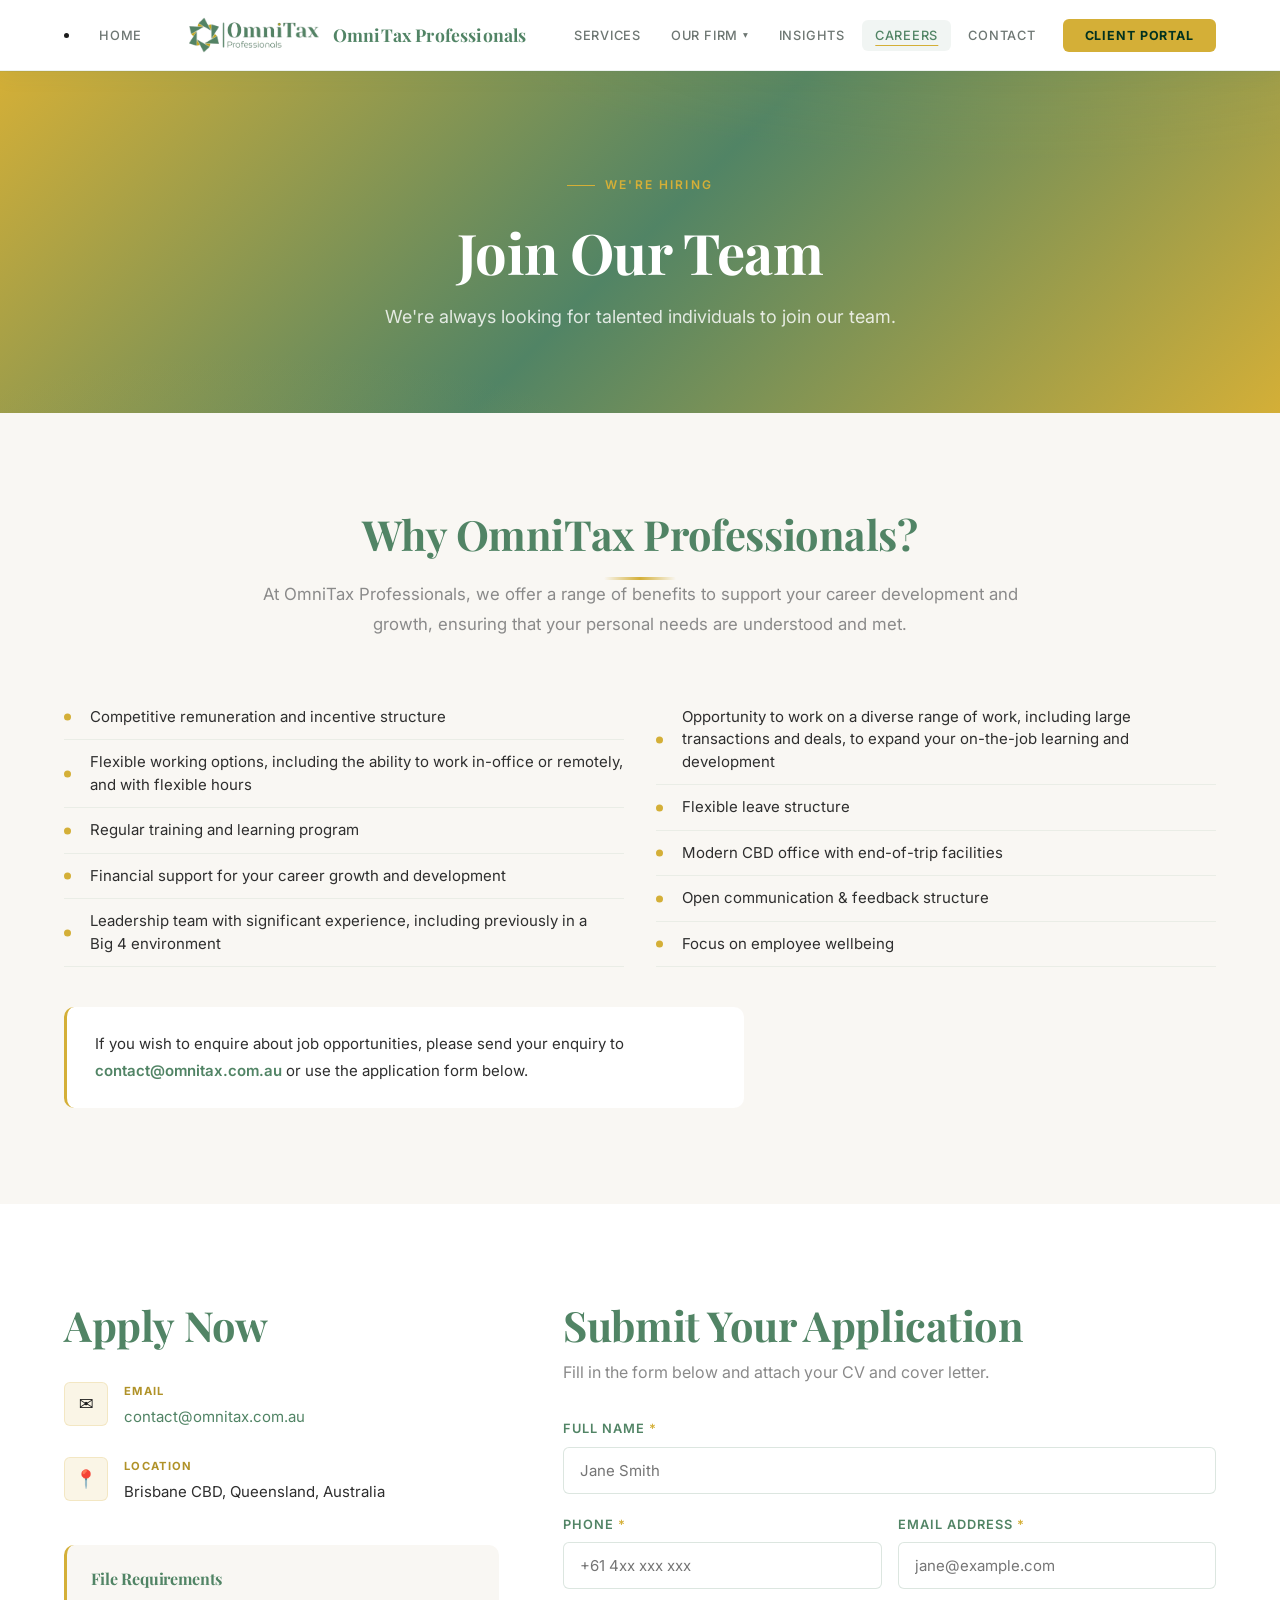
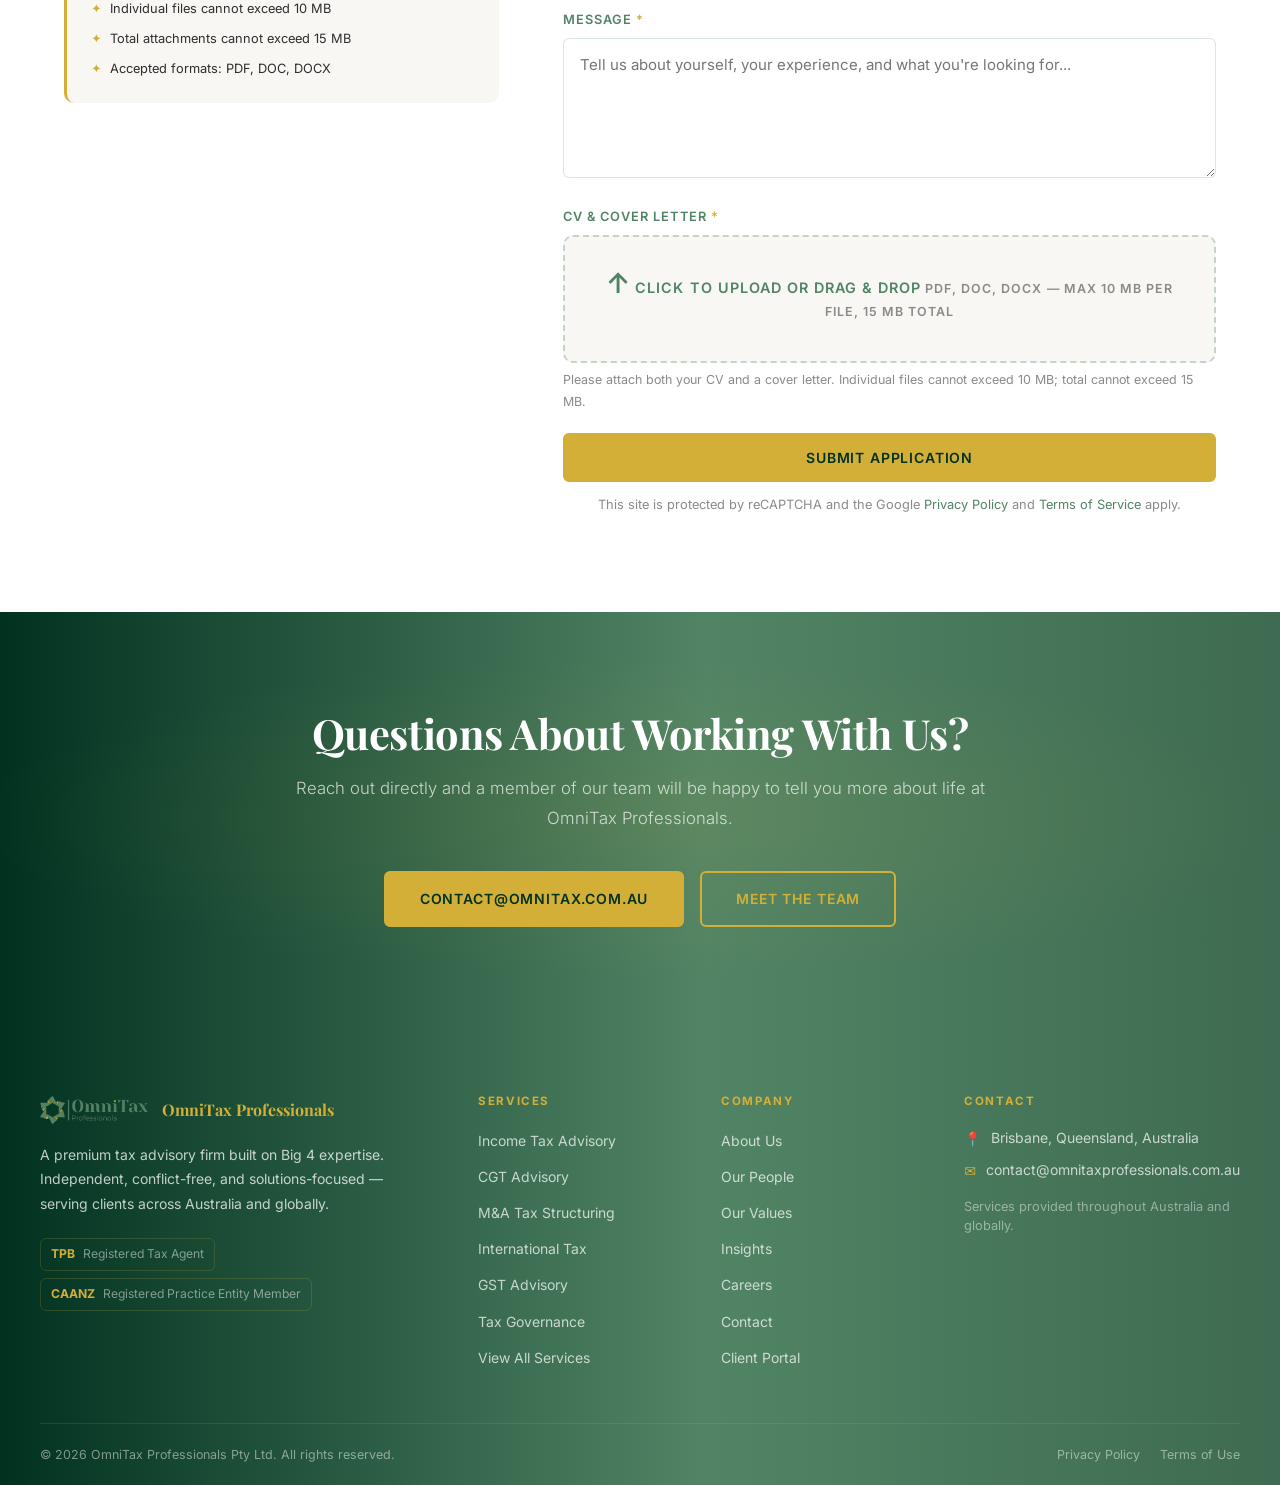
<file: careers.html>
<!DOCTYPE html>
<html lang="en">
<head>
    <meta charset="UTF-8">
    <meta name="viewport" content="width=device-width, initial-scale=1.0">

    <!-- SEO -->
    <title>Careers | OmniTax Professionals</title>
    <meta name="description" content="Join the OmniTax Professionals team. We are always looking for talented tax professionals. Explore opportunities and apply today.">
    <meta name="robots" content="index, follow">
    <link rel="canonical" href="https://www.omnitaxprofessionals.com.au/careers.html">

    <!-- Open Graph -->
    <meta property="og:title" content="Careers | OmniTax Professionals">
    <meta property="og:description" content="We are always looking for talented individuals to join our team at OmniTax Professionals.">
    <meta property="og:type" content="website">
    <meta property="og:url" content="https://www.omnitaxprofessionals.com.au/careers.html">
    <meta property="og:image" content="assets/icons/omnitaxicon.jpg">
    <meta property="og:locale" content="en_AU">

    <!-- Favicon -->
    <link rel="icon" type="image/jpeg" href="assets/icons/omnitaxicon.jpg">

    <!-- Google Fonts preconnect -->
    <link rel="preconnect" href="https://fonts.googleapis.com">
    <link rel="preconnect" href="https://fonts.gstatic.com" crossorigin>

    <!-- Stylesheet -->
    <link rel="stylesheet" href="css/styles.css">
</head>
<body>

    <!-- ══════════════════════════════════════════
        NAVIGATION
    ══════════════════════════════════════════ -->
    <header role="banner">
        <nav class="navbar" aria-label="Main navigation">
            <div class="navbar__inner">
                <li><a href="index.html" class="navbar__link">Home</a></li>
                <a href="index.html" class="navbar__brand" aria-label="OmniTax Professionals home">
                    <img src="assets/icons/omnitaxicon.jpg" alt="OmniTax Professionals logo" class="navbar__logo">
                    <span class="navbar__name">OmniTax Professionals</span>
                </a>

                <ul class="navbar__nav" role="list">
                    <li><a href="services.html" class="navbar__link">Services</a></li>
                    <li class="navbar__dropdown-wrap">
                        <button class="navbar__dropdown-btn" aria-expanded="false" aria-haspopup="true">
                            Our Firm <span class="navbar__caret" aria-hidden="true">▾</span>
                        </button>
                        <ul class="navbar__dropdown-menu" role="list">
                            <li><a href="our-people.html" class="navbar__dropdown-item">Our People</a></li>
                            <li><a href="our-values.html" class="navbar__dropdown-item">Our Values</a></li>
                        </ul>
                    </li>
                    <li><a href="insights.html" class="navbar__link">Insights</a></li>
                    <li><a href="careers.html" class="navbar__link active">Careers</a></li>
                    <li><a href="contact.html" class="navbar__link">Contact</a></li>
                    <li><a href="dashboard.html" class="navbar__cta" aria-label="Access client portal">Client Portal</a></li>
                </ul>

                <button class="navbar__hamburger" id="navToggle" aria-label="Toggle navigation menu" aria-expanded="false" aria-controls="mobileNav">
                    <span></span>
                    <span></span>
                    <span></span>
                </button>
            </div>

            <ul class="navbar__mobile" id="mobileNav" role="list" aria-label="Mobile navigation">
                <li><a href="index.html" class="navbar__link">Home</a></li>
                <li><a href="services.html" class="navbar__link">Services</a></li>
                <li class="navbar__mobile-group">
                    <button class="navbar__mobile-group-btn" aria-expanded="false">
                        Our Firm <span class="navbar__caret" aria-hidden="true">▾</span>
                    </button>
                    <ul class="navbar__mobile-submenu" role="list">
                        <li><a href="our-people.html" class="navbar__link">Our People</a></li>
                        <li><a href="our-values.html" class="navbar__link">Our Values</a></li>
                    </ul>
                </li>
                <li><a href="insights.html" class="navbar__link">Insights</a></li>
                <li><a href="careers.html" class="navbar__link">Careers</a></li>
                <li><a href="contact.html" class="navbar__link">Contact</a></li>
                <li><a href="dashboard.html" class="navbar__cta">Client Portal</a></li>
            </ul>
        </nav>
    </header>

    <main id="main-content">

        <!-- ══════════════════════════════════════════
            PAGE HERO
        ══════════════════════════════════════════ -->
        <section class="page-hero" aria-label="Careers hero">
            <div class="container">
                <span class="hero__eyebrow">We're Hiring</span>
                <h1>Join Our Team</h1>
                <p class="lead mt-24">
                    We're always looking for talented individuals to join our team.
                </p>
            </div>
        </section>

        <!-- ══════════════════════════════════════════
            WHY JOIN US
        ══════════════════════════════════════════ -->
        <section class="section section--offwhite" aria-labelledby="why-join-heading">
            <div class="container">
                <div class="section__header animate-hidden">
                    <h2 id="why-join-heading">Why OmniTax Professionals?</h2>
                    <div class="divider" aria-hidden="true"></div>
                    <p class="mt-24">
                        At OmniTax Professionals, we offer a range of benefits to support your career development
                        and growth, ensuring that your personal needs are understood and met.
                    </p>
                </div>

                <ul class="services-list animate-hidden animate-hidden--delay-1" aria-label="Employee benefits">
                    <li>Competitive remuneration and incentive structure</li>
                    <li>Flexible working options, including the ability to work in-office or remotely, and with flexible hours</li>
                    <li>Regular training and learning program</li>
                    <li>Financial support for your career growth and development</li>
                    <li>Leadership team with significant experience, including previously in a Big&nbsp;4 environment</li>
                    <li>Opportunity to work on a diverse range of work, including large transactions and deals, to expand your on-the-job learning and development</li>
                    <li>Flexible leave structure</li>
                    <li>Modern CBD office with end-of-trip facilities</li>
                    <li>Open communication &amp; feedback structure</li>
                    <li>Focus on employee wellbeing</li>
                </ul>

                <div style="margin-top: 40px; padding: 24px 28px; background: var(--white); border-radius: var(--radius-md); border-left: 3px solid var(--omni-gold); max-width: 680px;" class="animate-hidden animate-hidden--delay-2">
                    <p style="margin: 0; font-size: 0.9375rem; color: var(--dark-grey);">
                        If you wish to enquire about job opportunities, please send your enquiry to
                        <a href="mailto:contact@omnitax.com.au" style="color: var(--omni-green); font-weight: 600;">contact@omnitax.com.au</a>
                        or use the application form below.
                    </p>
                </div>
            </div>
        </section>

        <!-- ══════════════════════════════════════════
            APPLICATION FORM
        ══════════════════════════════════════════ -->
        <section class="section" aria-labelledby="apply-heading">
            <div class="container">
                <div class="contact-grid">

                    <!-- Info sidebar -->
                    <aside aria-label="Application information">
                        <h2 id="apply-heading" style="margin-bottom: 32px;">Apply Now</h2>

                        <div class="contact-info__item">
                            <div class="contact-info__icon" aria-hidden="true">✉</div>
                            <div>
                                <div class="contact-info__label">Email</div>
                                <div class="contact-info__value">
                                    <a href="mailto:contact@omnitax.com.au">contact@omnitax.com.au</a>
                                </div>
                            </div>
                        </div>

                        <div class="contact-info__item">
                            <div class="contact-info__icon" aria-hidden="true">📍</div>
                            <div>
                                <div class="contact-info__label">Location</div>
                                <div class="contact-info__value">Brisbane CBD, Queensland, Australia</div>
                            </div>
                        </div>

                        <div style="margin-top: 40px; padding: 24px; background: var(--off-white); border-radius: var(--radius-md); border-left: 3px solid var(--omni-gold);">
                            <h3 style="font-size: 1rem; margin-bottom: 10px; color: var(--omni-green);">File Requirements</h3>
                            <div style="display: flex; flex-direction: column; gap: 8px; font-size: 0.8rem; color: var(--dark-grey);">
                                <div style="display: flex; align-items: flex-start; gap: 8px;">
                                    <span style="color: var(--omni-gold); font-weight: 700; flex-shrink: 0;">✦</span>
                                    Individual files cannot exceed 10 MB
                                </div>
                                <div style="display: flex; align-items: flex-start; gap: 8px;">
                                    <span style="color: var(--omni-gold); font-weight: 700; flex-shrink: 0;">✦</span>
                                    Total attachments cannot exceed 15 MB
                                </div>
                                <div style="display: flex; align-items: flex-start; gap: 8px;">
                                    <span style="color: var(--omni-gold); font-weight: 700; flex-shrink: 0;">✦</span>
                                    Accepted formats: PDF, DOC, DOCX
                                </div>
                            </div>
                        </div>
                    </aside>

                    <!-- Application Form -->
                    <div>
                        <h2 style="margin-bottom: 8px;">Submit Your Application</h2>
                        <p style="margin-bottom: 32px; color: var(--mid-grey); max-width: none;">
                            Fill in the form below and attach your CV and cover letter.
                        </p>

                        <!--
                            FORM SETUP:
                            Uses FormSubmit (formsubmit.co) with multipart/form-data for file attachments.
                            On first submission, FormSubmit will send a one-time confirmation email to
                            contact@omnitax.com.au to activate the endpoint.
                        -->
                        <form
                            action="https://formsubmit.co/contact@omnitax.com.au"
                            method="POST"
                            enctype="multipart/form-data"
                            id="careersForm"
                            novalidate
                            aria-label="Careers application form"
                        >
                            <!-- FormSubmit config fields -->
                            <input type="hidden" name="_subject" value="New Job Application — OmniTax Professionals Website">
                            <input type="hidden" name="_template" value="table">
                            <!-- Honeypot spam protection -->
                            <input type="text" name="_honey" style="display:none">

                            <div class="contact-form__group">
                                <label for="name">Full Name <span aria-hidden="true" style="color:var(--omni-gold)">*</span></label>
                                <input
                                    type="text"
                                    id="name"
                                    name="Full Name"
                                    required
                                    autocomplete="name"
                                    placeholder="Jane Smith"
                                >
                            </div>

                            <div class="contact-form__row">
                                <div class="contact-form__group">
                                    <label for="phone">Phone <span aria-hidden="true" style="color:var(--omni-gold)">*</span></label>
                                    <input
                                        type="tel"
                                        id="phone"
                                        name="Phone"
                                        required
                                        autocomplete="tel"
                                        placeholder="+61 4xx xxx xxx"
                                    >
                                </div>
                                <div class="contact-form__group">
                                    <label for="email">Email Address <span aria-hidden="true" style="color:var(--omni-gold)">*</span></label>
                                    <input
                                        type="email"
                                        id="email"
                                        name="Email"
                                        required
                                        autocomplete="email"
                                        placeholder="jane@example.com"
                                    >
                                </div>
                            </div>

                            <div class="contact-form__group">
                                <label for="message">Message <span aria-hidden="true" style="color:var(--omni-gold)">*</span></label>
                                <textarea
                                    id="message"
                                    name="Message"
                                    required
                                    placeholder="Tell us about yourself, your experience, and what you're looking for..."
                                ></textarea>
                            </div>

                            <!-- File upload -->
                            <div class="contact-form__group">
                                <label for="attachments">
                                    CV &amp; Cover Letter <span aria-hidden="true" style="color:var(--omni-gold)">*</span>
                                </label>
                                <div class="careers-upload" id="uploadArea">
                                    <input
                                        type="file"
                                        id="attachments"
                                        name="attachments"
                                        multiple
                                        accept=".pdf,.doc,.docx,application/pdf,application/msword,application/vnd.openxmlformats-officedocument.wordprocessingml.document"
                                        required
                                        aria-describedby="uploadHint"
                                        class="careers-upload__input"
                                    >
                                    <label for="attachments" class="careers-upload__label" aria-hidden="true">
                                        <span class="careers-upload__icon" aria-hidden="true">↑</span>
                                        <span class="careers-upload__text">Click to upload or drag &amp; drop</span>
                                        <span class="careers-upload__sub">PDF, DOC, DOCX — max 10 MB per file, 15 MB total</span>
                                    </label>
                                    <div class="careers-upload__filelist" id="fileList" aria-live="polite"></div>
                                </div>
                                <p id="uploadHint" style="margin-top: 6px; font-size: 0.78rem; color: var(--mid-grey); max-width: none;">
                                    Please attach both your CV and a cover letter. Individual files cannot exceed 10 MB; total cannot exceed 15 MB.
                                </p>
                                <p id="uploadError" class="careers-upload__error" role="alert" aria-live="assertive" style="display:none;"></p>
                            </div>

                            <div class="contact-form__submit">
                                <button type="submit" class="btn btn--primary" id="submitBtn" style="width: 100%; justify-content: center; display: flex; align-items: center; gap: 8px;">
                                    Submit Application
                                </button>
                                <p style="margin-top: 12px; font-size: 0.8rem; color: var(--mid-grey); max-width: none; text-align: center;">
                                    This site is protected by reCAPTCHA and the Google
                                    <a href="https://policies.google.com/privacy" target="_blank" rel="noopener noreferrer" style="color: var(--omni-green);">Privacy Policy</a> and
                                    <a href="https://policies.google.com/terms" target="_blank" rel="noopener noreferrer" style="color: var(--omni-green);">Terms of Service</a> apply.
                                </p>
                            </div>
                        </form>
                    </div>

                </div>
            </div>
        </section>

        <!-- ══════════════════════════════════════════
            CTA STRIP
        ══════════════════════════════════════════ -->
        <section class="cta-section" aria-labelledby="careers-cta-heading">
            <div class="container" style="position: relative;">
                <h2 id="careers-cta-heading">Questions About Working With Us?</h2>
                <p>
                    Reach out directly and a member of our team will be happy to tell you more about life at OmniTax Professionals.
                </p>
                <div style="display: flex; justify-content: center; gap: 16px; flex-wrap: wrap;">
                    <a href="mailto:contact@omnitax.com.au" class="btn btn--primary" aria-label="Email OmniTax Professionals">
                        contact@omnitax.com.au
                    </a>
                    <a href="our-people.html" class="btn btn--secondary">
                        Meet the Team
                    </a>
                </div>
            </div>
        </section>

    </main>

    <!-- ══════════════════════════════════════════
        FOOTER
    ══════════════════════════════════════════ -->
    <footer class="footer" role="contentinfo" aria-label="Site footer">
        <div class="footer__grid">
            <div>
                <div class="footer__brand">
                    <img src="assets/icons/omnitaxicon.jpg" alt="OmniTax Professionals" class="footer__logo">
                    <span class="footer__name">OmniTax Professionals</span>
                </div>
                <p class="footer__desc">
                    A premium tax advisory firm built on Big&nbsp;4 expertise. Independent,
                    conflict-free, and solutions-focused — serving clients across Australia and globally.
                </p>
                <div class="footer__registrations">
                    <div class="footer__reg-badge">
                        <span>TPB</span> Registered Tax Agent
                    </div>
                    <div class="footer__reg-badge">
                        <span>CAANZ</span> Registered Practice Entity Member
                    </div>
                </div>
            </div>

            <nav aria-label="Services footer navigation">
                <div class="footer__col">
                    <h5>Services</h5>
                    <ul class="footer__links">
                        <li><a href="services.html">Income Tax Advisory</a></li>
                        <li><a href="services.html">CGT Advisory</a></li>
                        <li><a href="services.html">M&amp;A Tax Structuring</a></li>
                        <li><a href="services.html">International Tax</a></li>
                        <li><a href="services.html">GST Advisory</a></li>
                        <li><a href="services.html">Tax Governance</a></li>
                        <li><a href="services.html">View All Services</a></li>
                    </ul>
                </div>
            </nav>

            <nav aria-label="Company footer navigation">
                <div class="footer__col">
                    <h5>Company</h5>
                    <ul class="footer__links">
                        <li><a href="index.html#about">About Us</a></li>
                        <li><a href="our-people.html">Our People</a></li>
                        <li><a href="our-values.html">Our Values</a></li>
                        <li><a href="insights.html">Insights</a></li>
                        <li><a href="careers.html">Careers</a></li>
                        <li><a href="contact.html">Contact</a></li>
                        <li><a href="dashboard.html">Client Portal</a></li>
                    </ul>
                </div>
            </nav>

            <div class="footer__col">
                <h5>Contact</h5>
                <div class="footer__contact-line">
                    <span class="footer__contact-icon" aria-hidden="true">📍</span>
                    <span>Brisbane, Queensland, Australia</span>
                </div>
                <div class="footer__contact-line">
                    <span class="footer__contact-icon" aria-hidden="true">✉</span>
                    <a href="mailto:contact@omnitaxprofessionals.com.au">contact@omnitaxprofessionals.com.au</a>
                </div>
                <div class="footer__contact-line" style="margin-top: 16px; font-size: 0.8rem; color: rgba(255,255,255,0.45);">
                    Services provided throughout Australia and globally.
                </div>
            </div>
        </div>

        <div class="footer__bottom">
            <span>&copy; <span id="footerYear"></span> OmniTax Professionals Pty Ltd. All rights reserved.</span>
            <div style="display: flex; gap: 20px;">
                <a href="#">Privacy Policy</a>
                <a href="#">Terms of Use</a>
            </div>
        </div>
    </footer>

    <!-- ══════════════════════════════════════════
        SCRIPTS
    ══════════════════════════════════════════ -->
    <script src="js/main.js"></script>
    <script>
        /* ── Mobile nav toggle ── */
        const navToggle = document.getElementById('navToggle');
        const mobileNav = document.getElementById('mobileNav');
        navToggle.addEventListener('click', function () {
            const isOpen = mobileNav.classList.toggle('open');
            navToggle.classList.toggle('open', isOpen);
            navToggle.setAttribute('aria-expanded', String(isOpen));
        });
        mobileNav.querySelectorAll('a').forEach(a => {
            a.addEventListener('click', () => {
                mobileNav.classList.remove('open');
                navToggle.classList.remove('open');
                navToggle.setAttribute('aria-expanded', 'false');
            });
        });

        /* ── Desktop dropdown (click fallback) ── */
        document.querySelectorAll('.navbar__dropdown-wrap').forEach(wrap => {
            const btn = wrap.querySelector('.navbar__dropdown-btn');
            btn.addEventListener('click', function () {
                const isOpen = wrap.classList.toggle('open');
                btn.setAttribute('aria-expanded', String(isOpen));
            });
        });
        document.addEventListener('click', function (e) {
            if (!e.target.closest('.navbar__dropdown-wrap')) {
                document.querySelectorAll('.navbar__dropdown-wrap.open').forEach(wrap => {
                    wrap.classList.remove('open');
                    wrap.querySelector('.navbar__dropdown-btn').setAttribute('aria-expanded', 'false');
                });
            }
        });

        /* ── Mobile accordion submenu ── */
        document.querySelectorAll('.navbar__mobile-group-btn').forEach(btn => {
            btn.addEventListener('click', function () {
                const submenu = btn.nextElementSibling;
                const isOpen = submenu.classList.toggle('open');
                btn.setAttribute('aria-expanded', String(isOpen));
            });
        });

        /* ── File upload handling ── */
        const fileInput = document.getElementById('attachments');
        const fileList  = document.getElementById('fileList');
        const uploadError = document.getElementById('uploadError');
        const MAX_FILE_MB  = 10;
        const MAX_TOTAL_MB = 15;
        const ALLOWED_TYPES = ['application/pdf', 'application/msword',
            'application/vnd.openxmlformats-officedocument.wordprocessingml.document'];

        function formatSize(bytes) {
            return (bytes / (1024 * 1024)).toFixed(1) + ' MB';
        }

        function validateFiles(files) {
            uploadError.style.display = 'none';
            uploadError.textContent = '';

            for (const file of files) {
                if (!ALLOWED_TYPES.includes(file.type)) {
                    return `"${file.name}" is not an accepted file type. Please use PDF, DOC, or DOCX.`;
                }
                if (file.size > MAX_FILE_MB * 1024 * 1024) {
                    return `"${file.name}" exceeds the 10 MB per-file limit (${formatSize(file.size)}).`;
                }
            }

            const totalBytes = Array.from(files).reduce((sum, f) => sum + f.size, 0);
            if (totalBytes > MAX_TOTAL_MB * 1024 * 1024) {
                return `Total attachment size (${formatSize(totalBytes)}) exceeds the 15 MB limit.`;
            }

            return null;
        }

        function renderFileList(files) {
            fileList.innerHTML = '';
            if (!files.length) return;

            const ul = document.createElement('ul');
            ul.style.cssText = 'list-style:none;padding:0;margin:12px 0 0;display:flex;flex-direction:column;gap:6px;';

            Array.from(files).forEach(file => {
                const li = document.createElement('li');
                li.style.cssText = 'display:flex;align-items:center;gap:8px;font-size:0.82rem;color:var(--dark-grey);' +
                    'background:var(--off-white);border-radius:var(--radius-sm);padding:8px 12px;';
                li.innerHTML = `<span style="color:var(--omni-green);font-weight:700;flex-shrink:0;">✓</span>
                    <span style="flex:1;overflow:hidden;text-overflow:ellipsis;white-space:nowrap;">${file.name}</span>
                    <span style="flex-shrink:0;color:var(--mid-grey);">${formatSize(file.size)}</span>`;
                ul.appendChild(li);
            });

            const total = Array.from(files).reduce((s, f) => s + f.size, 0);
            const summary = document.createElement('p');
            summary.style.cssText = 'margin:6px 0 0;font-size:0.78rem;color:var(--mid-grey);';
            summary.textContent = `${files.length} file${files.length > 1 ? 's' : ''} selected — ${formatSize(total)} total`;
            fileList.appendChild(ul);
            fileList.appendChild(summary);
        }

        fileInput.addEventListener('change', function () {
            const files = this.files;
            const error = validateFiles(files);
            if (error) {
                uploadError.textContent = error;
                uploadError.style.display = 'block';
                this.value = '';
                renderFileList([]);
            } else {
                renderFileList(files);
            }
        });

        /* ── Drag and drop ── */
        const uploadArea = document.getElementById('uploadArea');

        uploadArea.addEventListener('dragover', function (e) {
            e.preventDefault();
            this.classList.add('careers-upload--dragover');
        });
        uploadArea.addEventListener('dragleave', function () {
            this.classList.remove('careers-upload--dragover');
        });
        uploadArea.addEventListener('drop', function (e) {
            e.preventDefault();
            this.classList.remove('careers-upload--dragover');
            const dt = e.dataTransfer;
            if (dt.files.length) {
                fileInput.files = dt.files;
                fileInput.dispatchEvent(new Event('change'));
            }
        });

        /* ── Form validation ── */
        const form = document.getElementById('careersForm');
        form.addEventListener('submit', function (e) {
            // Required field check
            const required = form.querySelectorAll('[required]');
            let valid = true;
            required.forEach(field => {
                if (field.type === 'file') {
                    if (!field.files.length) {
                        uploadError.textContent = 'Please attach your CV and cover letter before submitting.';
                        uploadError.style.display = 'block';
                        valid = false;
                    }
                } else if (!field.value.trim()) {
                    field.style.borderColor = '#c0392b';
                    valid = false;
                } else {
                    field.style.borderColor = '';
                }
            });

            // Re-validate files on submit
            if (fileInput.files.length) {
                const error = validateFiles(fileInput.files);
                if (error) {
                    uploadError.textContent = error;
                    uploadError.style.display = 'block';
                    valid = false;
                }
            }

            if (!valid) {
                e.preventDefault();
                const firstInvalid = form.querySelector('[required][style*="c0392b"]') ||
                    form.querySelector('[required]:invalid');
                if (firstInvalid) firstInvalid.focus();
            }
        });

        /* ── Footer year ── */
        document.getElementById('footerYear').textContent = new Date().getFullYear();
    </script>

</body>
</html>
</file>
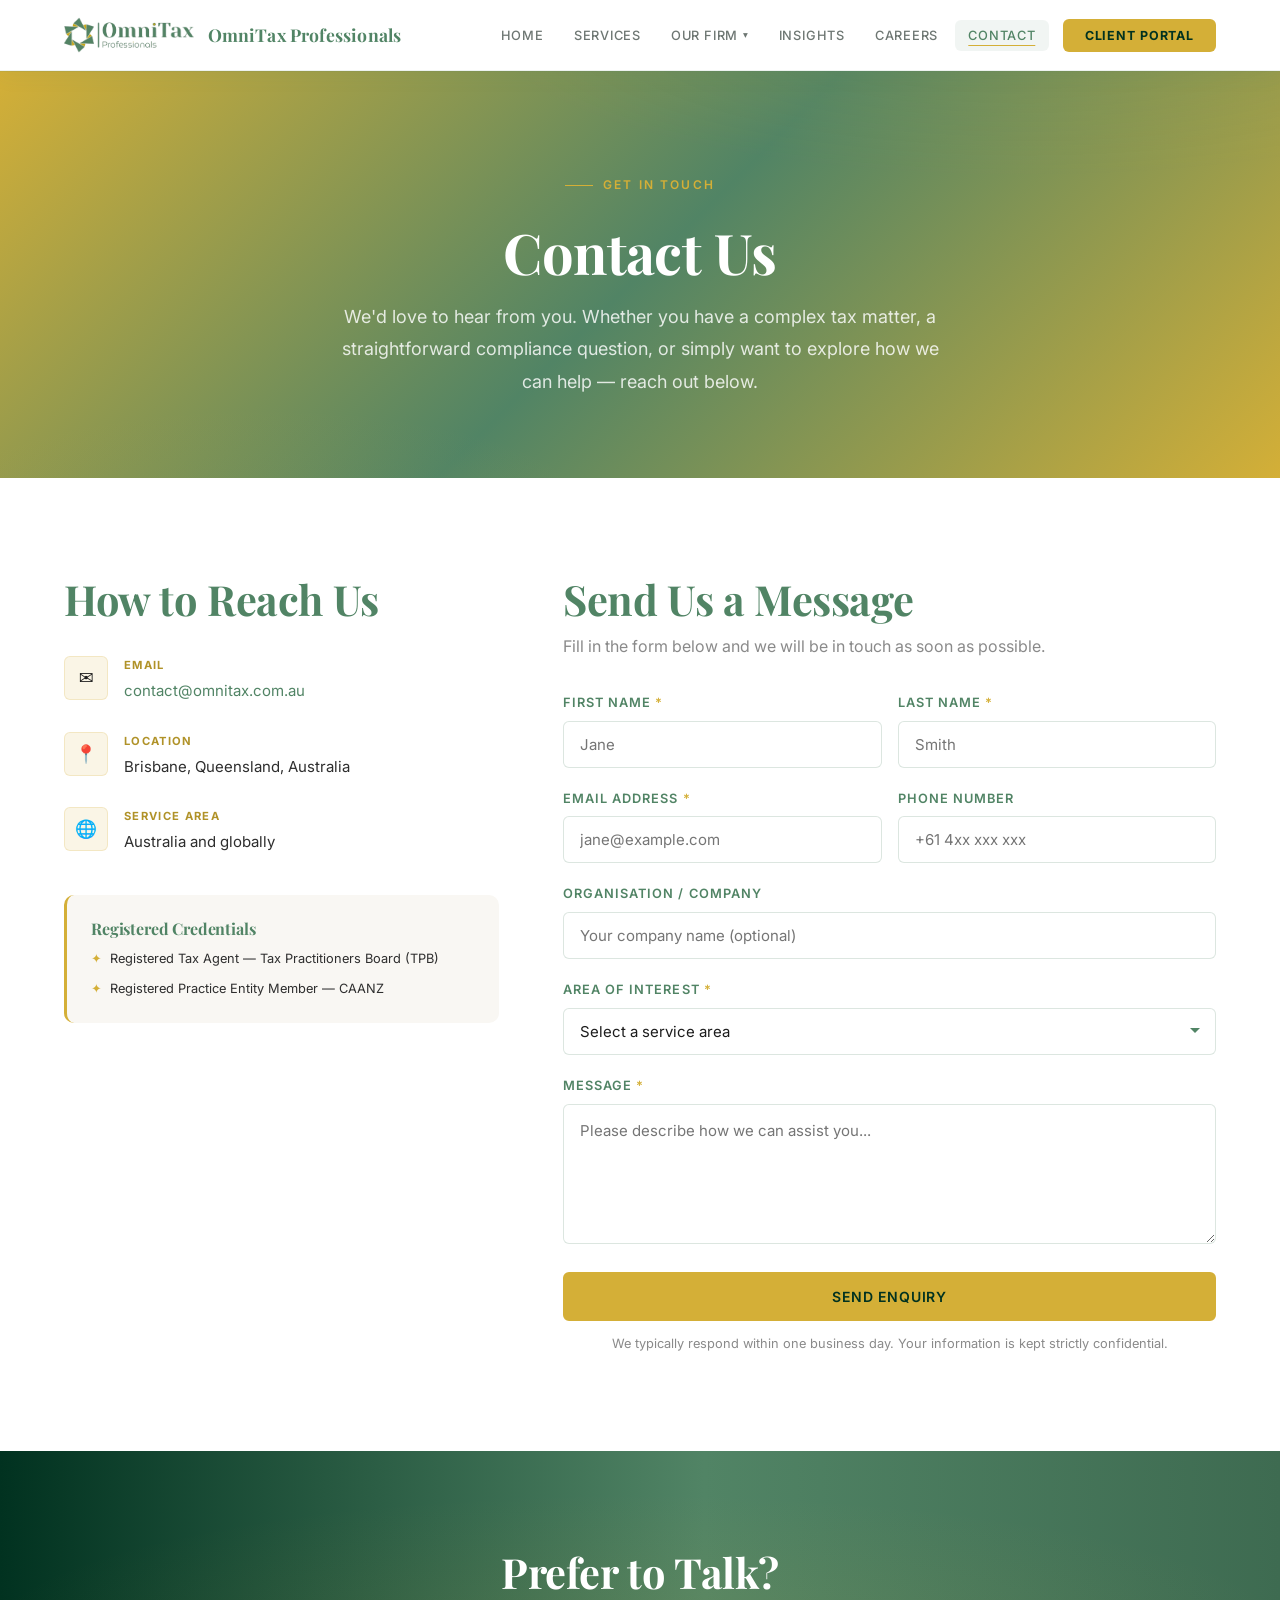
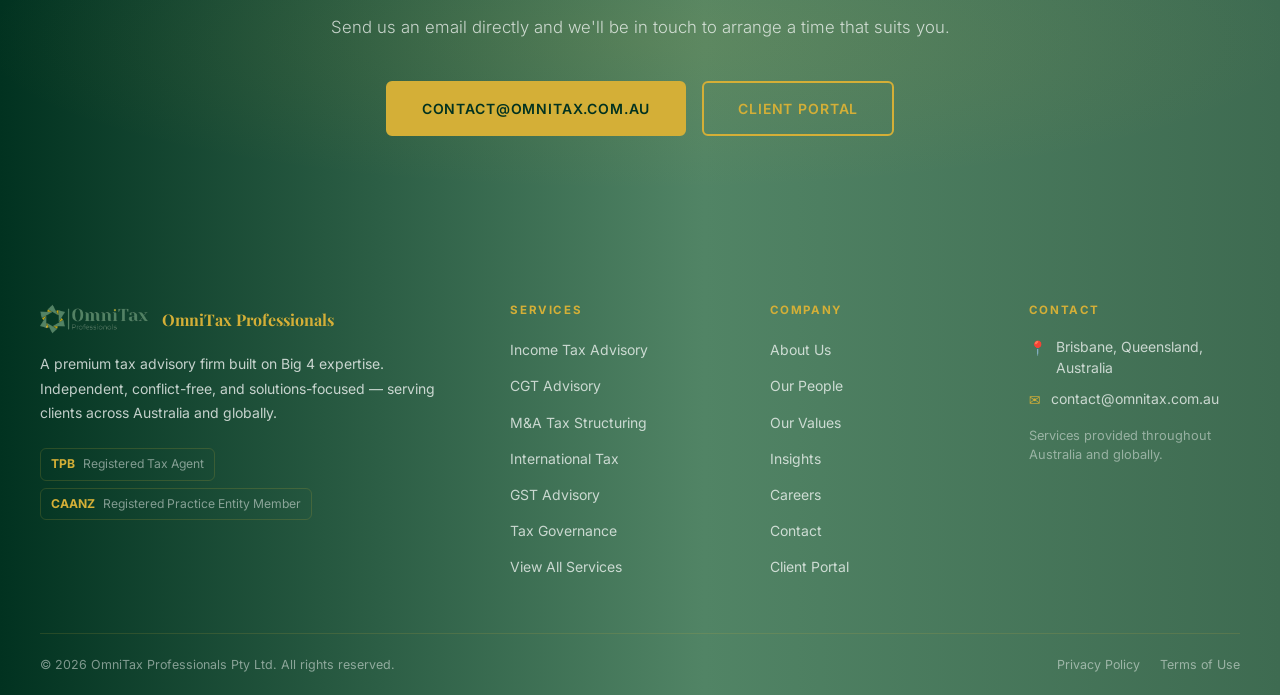
<file: contact.html>
<!DOCTYPE html>
<html lang="en">
<head>
    <meta charset="UTF-8">
    <meta name="viewport" content="width=device-width, initial-scale=1.0">

    <!-- SEO -->
    <title>Contact Us | OmniTax Professionals</title>
    <meta name="description" content="Contact OmniTax Professionals in Brisbane. Send us an enquiry, schedule a consultation, or reach us directly at contact@omnitax.com.au.">
    <meta name="robots" content="index, follow">
    <link rel="canonical" href="https://www.omnitaxprofessionals.com.au/contact.html">

    <!-- Open Graph -->
    <meta property="og:title" content="Contact Us | OmniTax Professionals">
    <meta property="og:description" content="Get in touch with OmniTax Professionals. Expert tax advisory based in Brisbane, Australia.">
    <meta property="og:type" content="website">
    <meta property="og:url" content="https://www.omnitaxprofessionals.com.au/contact.html">
    <meta property="og:image" content="assets/icons/omnitaxicon.jpg">
    <meta property="og:locale" content="en_AU">

    <!-- Favicon -->
    <link rel="icon" type="image/jpeg" href="assets/icons/omnitaxicon.jpg">

    <!-- Google Fonts preconnect -->
    <link rel="preconnect" href="https://fonts.googleapis.com">
    <link rel="preconnect" href="https://fonts.gstatic.com" crossorigin>

    <!-- Stylesheet -->
    <link rel="stylesheet" href="css/styles.css">
</head>
<body>

    <!-- ══════════════════════════════════════════
        NAVIGATION
    ══════════════════════════════════════════ -->
    <header role="banner">
        <nav class="navbar" aria-label="Main navigation">
            <div class="navbar__inner">
                <a href="index.html" class="navbar__brand" aria-label="OmniTax Professionals home">
                    <img src="assets/icons/omnitaxicon.jpg" alt="OmniTax Professionals logo" class="navbar__logo">
                    <span class="navbar__name">OmniTax Professionals</span>
                </a>

                <ul class="navbar__nav" role="list">
                    <li><a href="index.html" class="navbar__link">Home</a></li>
                    <li><a href="services.html" class="navbar__link">Services</a></li>
                    <li class="navbar__dropdown-wrap">
                        <button class="navbar__dropdown-btn" aria-expanded="false" aria-haspopup="true">
                            Our Firm <span class="navbar__caret" aria-hidden="true">▾</span>
                        </button>
                        <ul class="navbar__dropdown-menu" role="list">
                            <li><a href="our-people.html" class="navbar__dropdown-item">Our People</a></li>
                            <li><a href="our-values.html" class="navbar__dropdown-item">Our Values</a></li>
                        </ul>
                    </li>
                    <li><a href="insights.html" class="navbar__link">Insights</a></li>
                    <li><a href="careers.html" class="navbar__link">Careers</a></li>
                    <li><a href="contact.html" class="navbar__link active">Contact</a></li>
                    <li><a href="dashboard.html" class="navbar__cta" aria-label="Access client portal">Client Portal</a></li>
                </ul>

                <button class="navbar__hamburger" id="navToggle" aria-label="Toggle navigation menu" aria-expanded="false" aria-controls="mobileNav">
                    <span></span>
                    <span></span>
                    <span></span>
                </button>
            </div>

            <ul class="navbar__mobile" id="mobileNav" role="list" aria-label="Mobile navigation">
                <li><a href="index.html" class="navbar__link">Home</a></li>
                <li><a href="services.html" class="navbar__link">Services</a></li>
                <li class="navbar__mobile-group">
                    <button class="navbar__mobile-group-btn" aria-expanded="false">
                        Our Firm <span class="navbar__caret" aria-hidden="true">▾</span>
                    </button>
                    <ul class="navbar__mobile-submenu" role="list">
                        <li><a href="our-people.html" class="navbar__link">Our People</a></li>
                        <li><a href="our-values.html" class="navbar__link">Our Values</a></li>
                    </ul>
                </li>
                <li><a href="insights.html" class="navbar__link">Insights</a></li>
                <li><a href="careers.html" class="navbar__link">Careers</a></li>
                <li><a href="contact.html" class="navbar__link">Contact</a></li>
                <li><a href="dashboard.html" class="navbar__cta">Client Portal</a></li>
            </ul>
        </nav>
    </header>

    <main id="main-content">

        <!-- ══════════════════════════════════════════
            PAGE HERO
        ══════════════════════════════════════════ -->
        <section class="page-hero" aria-label="Contact hero">
            <div class="container">
                <span class="hero__eyebrow">Get in Touch</span>
                <h1>Contact Us</h1>
                <p class="lead mt-24">
                    We'd love to hear from you. Whether you have a complex tax matter, a straightforward
                    compliance question, or simply want to explore how we can help — reach out below.
                </p>
            </div>
        </section>

        <!-- ══════════════════════════════════════════
            CONTACT CONTENT
        ══════════════════════════════════════════ -->
        <section class="section" aria-labelledby="contact-heading">
            <div class="container">
                <div class="contact-grid">

                    <!-- Contact Info -->
                    <aside aria-label="Contact information">
                        <h2 id="contact-heading" style="margin-bottom: 32px;">How to Reach Us</h2>

                        <div class="contact-info__item">
                            <div class="contact-info__icon" aria-hidden="true">✉</div>
                            <div>
                                <div class="contact-info__label">Email</div>
                                <div class="contact-info__value">
                                    <a href="mailto:contact@omnitax.com.au">contact@omnitax.com.au</a>
                                </div>
                            </div>
                        </div>

                        <div class="contact-info__item">
                            <div class="contact-info__icon" aria-hidden="true">📍</div>
                            <div>
                                <div class="contact-info__label">Location</div>
                                <div class="contact-info__value">Brisbane, Queensland, Australia</div>
                            </div>
                        </div>

                        <div class="contact-info__item">
                            <div class="contact-info__icon" aria-hidden="true">🌐</div>
                            <div>
                                <div class="contact-info__label">Service Area</div>
                                <div class="contact-info__value">Australia and globally</div>
                            </div>
                        </div>

                        <div style="margin-top: 40px; padding: 24px; background: var(--off-white); border-radius: var(--radius-md); border-left: 3px solid var(--omni-gold);">
                            <h3 style="font-size: 1rem; margin-bottom: 10px; color: var(--omni-green);">Registered Credentials</h3>
                            <div style="display: flex; flex-direction: column; gap: 8px;">
                                <div style="display: flex; align-items: center; gap: 8px; font-size: 0.8rem; color: var(--dark-grey);">
                                    <span style="color: var(--omni-gold); font-weight: 700;">✦</span>
                                    Registered Tax Agent — Tax Practitioners Board (TPB)
                                </div>
                                <div style="display: flex; align-items: center; gap: 8px; font-size: 0.8rem; color: var(--dark-grey);">
                                    <span style="color: var(--omni-gold); font-weight: 700;">✦</span>
                                    Registered Practice Entity Member — CAANZ
                                </div>
                            </div>
                        </div>
                    </aside>

                    <!-- Contact Form -->
                    <div>
                        <h2 style="margin-bottom: 8px;">Send Us a Message</h2>
                        <p style="margin-bottom: 32px; color: var(--mid-grey); max-width: none;">
                            Fill in the form below and we will be in touch as soon as possible.
                        </p>

                        <!--
                            FORM SETUP:
                            This form uses FormSubmit (formsubmit.co) — a free, no-registration form handler
                            for static sites. On first submission, FormSubmit will send a one-time confirmation
                            email to contact@omnitax.com.au to activate the endpoint.
                            No backend or account needed.
                        -->
                        <form
                            action="https://formsubmit.co/contact@omnitax.com.au"
                            method="POST"
                            id="contactForm"
                            novalidate
                            aria-label="Contact form"
                        >
                            <!-- FormSubmit config fields -->
                            <input type="hidden" name="_subject" value="New Enquiry — OmniTax Professionals Website">
                            <input type="hidden" name="_captcha" value="false">
                            <input type="hidden" name="_template" value="table">
                            <!-- Honeypot spam protection -->
                            <input type="text" name="_honey" style="display:none">

                            <div class="contact-form__row">
                                <div class="contact-form__group">
                                    <label for="firstName">First Name <span aria-hidden="true" style="color:var(--omni-gold)">*</span></label>
                                    <input
                                        type="text"
                                        id="firstName"
                                        name="First Name"
                                        required
                                        autocomplete="given-name"
                                        placeholder="Jane"
                                    >
                                </div>
                                <div class="contact-form__group">
                                    <label for="lastName">Last Name <span aria-hidden="true" style="color:var(--omni-gold)">*</span></label>
                                    <input
                                        type="text"
                                        id="lastName"
                                        name="Last Name"
                                        required
                                        autocomplete="family-name"
                                        placeholder="Smith"
                                    >
                                </div>
                            </div>

                            <div class="contact-form__row">
                                <div class="contact-form__group">
                                    <label for="email">Email Address <span aria-hidden="true" style="color:var(--omni-gold)">*</span></label>
                                    <input
                                        type="email"
                                        id="email"
                                        name="Email"
                                        required
                                        autocomplete="email"
                                        placeholder="jane@example.com"
                                    >
                                </div>
                                <div class="contact-form__group">
                                    <label for="phone">Phone Number</label>
                                    <input
                                        type="tel"
                                        id="phone"
                                        name="Phone"
                                        autocomplete="tel"
                                        placeholder="+61 4xx xxx xxx"
                                    >
                                </div>
                            </div>

                            <div class="contact-form__group">
                                <label for="organisation">Organisation / Company</label>
                                <input
                                    type="text"
                                    id="organisation"
                                    name="Organisation"
                                    autocomplete="organization"
                                    placeholder="Your company name (optional)"
                                >
                            </div>

                            <div class="contact-form__group">
                                <label for="subject">Area of Interest <span aria-hidden="true" style="color:var(--omni-gold)">*</span></label>
                                <select id="subject" name="Area of Interest" required>
                                    <option value="" disabled selected>Select a service area</option>
                                    <option value="Income Tax Advisory">Income Tax Advisory</option>
                                    <option value="Capital Gains Tax (CGT)">Capital Gains Tax (CGT)</option>
                                    <option value="M&A / Transactions / Restructures">M&amp;A / Transactions / Restructures</option>
                                    <option value="International Tax">International Tax</option>
                                    <option value="GST Advisory">GST Advisory</option>
                                    <option value="Superannuation Tax">Superannuation Tax</option>
                                    <option value="Tax Governance">Tax Governance</option>
                                    <option value="Tax Lodgements & Compliance">Tax Lodgements &amp; Compliance</option>
                                    <option value="Employment Taxes">Employment Taxes</option>
                                    <option value="Tax Modelling">Tax Modelling</option>
                                    <option value="General Enquiry">General Enquiry</option>
                                    <option value="Other">Other</option>
                                </select>
                            </div>

                            <div class="contact-form__group">
                                <label for="message">Message <span aria-hidden="true" style="color:var(--omni-gold)">*</span></label>
                                <textarea
                                    id="message"
                                    name="Message"
                                    required
                                    placeholder="Please describe how we can assist you..."
                                ></textarea>
                            </div>

                            <div class="contact-form__submit">
                                <button type="submit" class="btn btn--primary" style="width: 100%; justify-content: center; display: flex; align-items: center; gap: 8px;">
                                    Send Enquiry
                                </button>
                                <p style="margin-top: 12px; font-size: 0.8rem; color: var(--mid-grey); max-width: none; text-align: center;">
                                    We typically respond within one business day. Your information is kept strictly confidential.
                                </p>
                            </div>
                        </form>
                    </div>

                </div>
            </div>
        </section>

        <!-- ══════════════════════════════════════════
            CTA STRIP
        ══════════════════════════════════════════ -->
        <section class="cta-section" aria-labelledby="contact-cta-heading">
            <div class="container" style="position: relative;">
                <h2 id="contact-cta-heading">Prefer to Talk?</h2>
                <p>
                    Send us an email directly and we'll be in touch to arrange a time that suits you.
                </p>
                <div style="display: flex; justify-content: center; gap: 16px; flex-wrap: wrap;">
                    <a href="mailto:contact@omnitax.com.au" class="btn btn--primary" aria-label="Email OmniTax Professionals">
                        contact@omnitax.com.au
                    </a>
                    <a href="dashboard.html" class="btn btn--secondary" aria-label="Access the client portal">
                        Client Portal
                    </a>
                </div>
            </div>
        </section>

    </main>

    <!-- ══════════════════════════════════════════
        FOOTER
    ══════════════════════════════════════════ -->
    <footer class="footer" role="contentinfo" aria-label="Site footer">
        <div class="footer__grid">
            <div>
                <div class="footer__brand">
                    <img src="assets/icons/omnitaxicon.jpg" alt="OmniTax Professionals" class="footer__logo">
                    <span class="footer__name">OmniTax Professionals</span>
                </div>
                <p class="footer__desc">
                    A premium tax advisory firm built on Big&nbsp;4 expertise. Independent,
                    conflict-free, and solutions-focused — serving clients across Australia and globally.
                </p>
                <div class="footer__registrations">
                    <div class="footer__reg-badge">
                        <span>TPB</span> Registered Tax Agent
                    </div>
                    <div class="footer__reg-badge">
                        <span>CAANZ</span> Registered Practice Entity Member
                    </div>
                </div>
            </div>

            <nav aria-label="Services footer navigation">
                <div class="footer__col">
                    <h5>Services</h5>
                    <ul class="footer__links">
                        <li><a href="services.html">Income Tax Advisory</a></li>
                        <li><a href="services.html">CGT Advisory</a></li>
                        <li><a href="services.html">M&amp;A Tax Structuring</a></li>
                        <li><a href="services.html">International Tax</a></li>
                        <li><a href="services.html">GST Advisory</a></li>
                        <li><a href="services.html">Tax Governance</a></li>
                        <li><a href="services.html">View All Services</a></li>
                    </ul>
                </div>
            </nav>

            <nav aria-label="Company footer navigation">
                <div class="footer__col">
                    <h5>Company</h5>
                    <ul class="footer__links">
                        <li><a href="index.html#about">About Us</a></li>
                        <li><a href="our-people.html">Our People</a></li>
                        <li><a href="our-values.html">Our Values</a></li>
                        <li><a href="insights.html">Insights</a></li>
                        <li><a href="careers.html">Careers</a></li>
                        <li><a href="contact.html">Contact</a></li>
                        <li><a href="dashboard.html">Client Portal</a></li>
                    </ul>
                </div>
            </nav>

            <div class="footer__col">
                <h5>Contact</h5>
                <div class="footer__contact-line">
                    <span class="footer__contact-icon" aria-hidden="true">📍</span>
                    <span>Brisbane, Queensland, Australia</span>
                </div>
                <div class="footer__contact-line">
                    <span class="footer__contact-icon" aria-hidden="true">✉</span>
                    <a href="mailto:contact@omnitax.com.au">contact@omnitax.com.au</a>
                </div>
                <div class="footer__contact-line" style="margin-top: 16px; font-size: 0.8rem; color: rgba(255,255,255,0.45);">
                    Services provided throughout Australia and globally.
                </div>
            </div>
        </div>

        <div class="footer__bottom">
            <span>&copy; <span id="footerYear"></span> OmniTax Professionals Pty Ltd. All rights reserved.</span>
            <div style="display: flex; gap: 20px;">
                <a href="#">Privacy Policy</a>
                <a href="#">Terms of Use</a>
            </div>
        </div>
    </footer>

    <!-- ══════════════════════════════════════════
        SCRIPTS
    ══════════════════════════════════════════ -->
    <script src="js/main.js"></script>
    <script>
        /* ── Mobile nav toggle ── */
        const navToggle = document.getElementById('navToggle');
        const mobileNav = document.getElementById('mobileNav');
        navToggle.addEventListener('click', function () {
            const isOpen = mobileNav.classList.toggle('open');
            navToggle.classList.toggle('open', isOpen);
            navToggle.setAttribute('aria-expanded', String(isOpen));
        });
        mobileNav.querySelectorAll('a').forEach(a => {
            a.addEventListener('click', () => {
                mobileNav.classList.remove('open');
                navToggle.classList.remove('open');
                navToggle.setAttribute('aria-expanded', 'false');
            });
        });

        /* ── Desktop dropdown (click fallback) ── */
        document.querySelectorAll('.navbar__dropdown-wrap').forEach(wrap => {
            const btn = wrap.querySelector('.navbar__dropdown-btn');
            btn.addEventListener('click', function () {
                const isOpen = wrap.classList.toggle('open');
                btn.setAttribute('aria-expanded', String(isOpen));
            });
        });
        document.addEventListener('click', function (e) {
            if (!e.target.closest('.navbar__dropdown-wrap')) {
                document.querySelectorAll('.navbar__dropdown-wrap.open').forEach(wrap => {
                    wrap.classList.remove('open');
                    wrap.querySelector('.navbar__dropdown-btn').setAttribute('aria-expanded', 'false');
                });
            }
        });

        /* ── Mobile accordion submenu ── */
        document.querySelectorAll('.navbar__mobile-group-btn').forEach(btn => {
            btn.addEventListener('click', function () {
                const submenu = btn.nextElementSibling;
                const isOpen = submenu.classList.toggle('open');
                btn.setAttribute('aria-expanded', String(isOpen));
            });
        });

        /* ── Client-side form validation ── */
        const form = document.getElementById('contactForm');
        form.addEventListener('submit', function (e) {
            const required = form.querySelectorAll('[required]');
            let valid = true;
            required.forEach(field => {
                if (!field.value.trim()) {
                    field.style.borderColor = '#c0392b';
                    valid = false;
                } else {
                    field.style.borderColor = '';
                }
            });
            if (!valid) {
                e.preventDefault();
                const firstInvalid = form.querySelector('[required]:invalid, [required][style*="c0392b"]');
                if (firstInvalid) firstInvalid.focus();
            }
        });

        /* ── Footer year ── */
        document.getElementById('footerYear').textContent = new Date().getFullYear();
    </script>

</body>
</html>
</file>
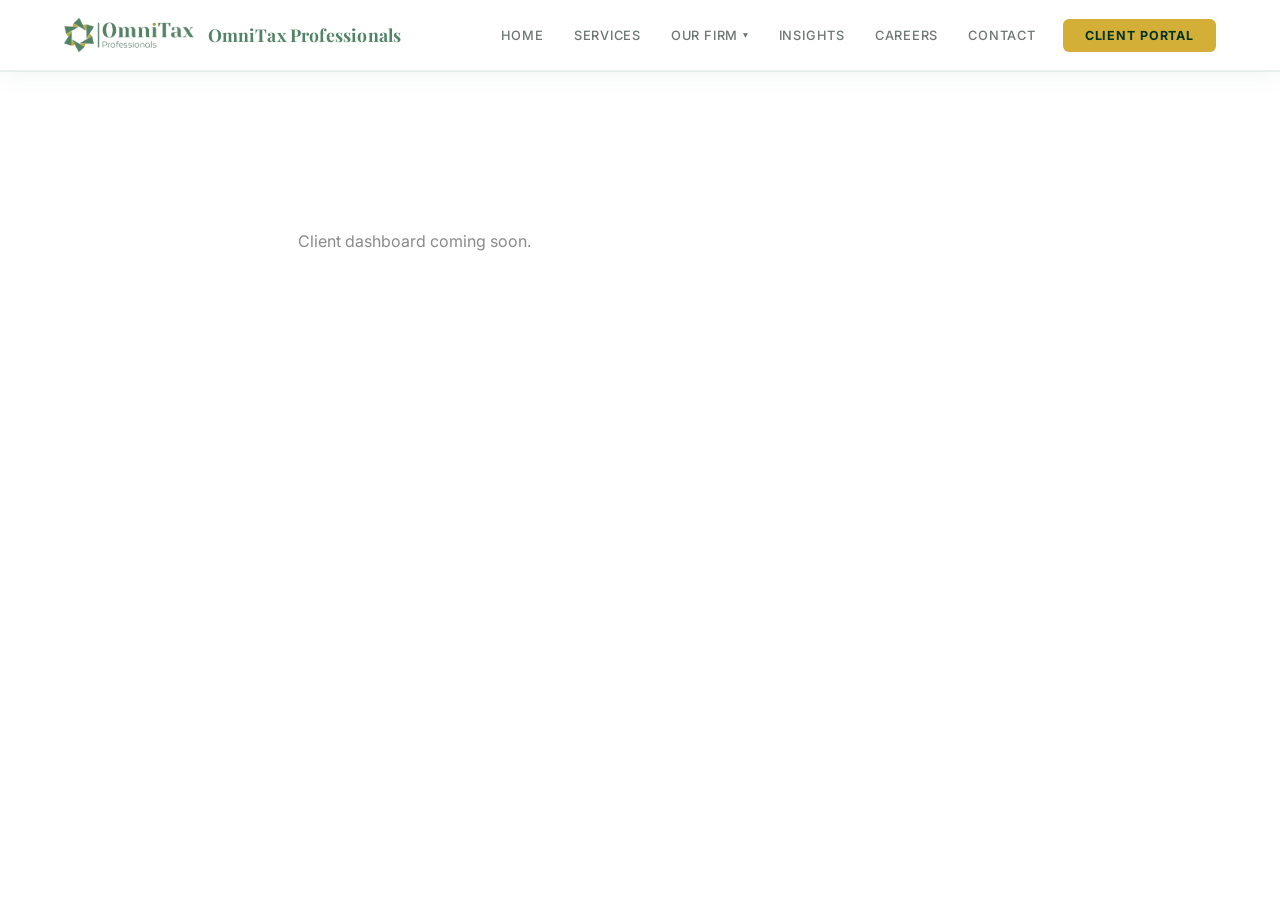
<file: dashboard.html>
<!DOCTYPE html>
<html lang="en">
<head>
    <meta charset="UTF-8">
    <meta name="viewport" content="width=device-width, initial-scale=1.0">
    <title>Dashboard | OmniTax Professionals</title>
    <meta name="robots" content="noindex, nofollow">
    <link rel="icon" type="image/jpeg" href="assets/icons/omnitaxicon.jpg">
    <link rel="preconnect" href="https://fonts.googleapis.com">
    <link rel="preconnect" href="https://fonts.gstatic.com" crossorigin>
    <link rel="stylesheet" href="css/styles.css">
</head>
<body>

    <header role="banner">
        <nav class="navbar" aria-label="Main navigation">
            <div class="navbar__inner">
                <a href="index.html" class="navbar__brand" aria-label="OmniTax Professionals home">
                    <img src="assets/icons/omnitaxicon.jpg" alt="OmniTax Professionals logo" class="navbar__logo">
                    <span class="navbar__name">OmniTax Professionals</span>
                </a>
                <ul class="navbar__nav" role="list">
                    <li><a href="index.html" class="navbar__link">Home</a></li>
                    <li><a href="services.html" class="navbar__link">Services</a></li>
                    <li class="navbar__dropdown-wrap">
                        <button class="navbar__dropdown-btn" aria-expanded="false" aria-haspopup="true">
                            Our Firm <span class="navbar__caret" aria-hidden="true">▾</span>
                        </button>
                        <ul class="navbar__dropdown-menu" role="list">
                            <li><a href="our-people.html" class="navbar__dropdown-item">Our People</a></li>
                            <li><a href="our-values.html" class="navbar__dropdown-item">Our Values</a></li>
                        </ul>
                    </li>
                    <li><a href="insights.html" class="navbar__link">Insights</a></li>
                    <li><a href="careers.html" class="navbar__link">Careers</a></li>
                    <li><a href="contact.html" class="navbar__link">Contact</a></li>
                    <li><a href="dashboard.html" class="navbar__cta" aria-label="Access client portal">Client Portal</a></li>
                </ul>
                <button class="navbar__hamburger" id="navToggle" aria-label="Toggle navigation menu" aria-expanded="false" aria-controls="mobileNav">
                    <span></span><span></span><span></span>
                </button>
            </div>
            <ul class="navbar__mobile" id="mobileNav" role="list" aria-label="Mobile navigation">
                <li><a href="index.html" class="navbar__link">Home</a></li>
                <li><a href="services.html" class="navbar__link">Services</a></li>
                <li class="navbar__mobile-group">
                    <button class="navbar__mobile-group-btn" aria-expanded="false">
                        Our Firm <span class="navbar__caret" aria-hidden="true">▾</span>
                    </button>
                    <ul class="navbar__mobile-submenu" role="list">
                        <li><a href="our-people.html" class="navbar__link">Our People</a></li>
                        <li><a href="our-values.html" class="navbar__link">Our Values</a></li>
                    </ul>
                </li>
                <li><a href="insights.html" class="navbar__link">Insights</a></li>
                <li><a href="careers.html" class="navbar__link">Careers</a></li>
                <li><a href="contact.html" class="navbar__link">Contact</a></li>
                <li><a href="dashboard.html" class="navbar__cta">Client Portal</a></li>
            </ul>
        </nav>
    </header>

    <main id="main-content">
        <section class="section" aria-label="Dashboard content">
            <div class="container">
                <p style="text-align: center; color: var(--mid-grey); padding: 60px 0;">
                    Client dashboard coming soon.
                </p>
            </div>
        </section>
    </main>

    <script src="js/main.js"></script>
    <script>
        const navToggle = document.getElementById('navToggle');
        const mobileNav = document.getElementById('mobileNav');
        navToggle.addEventListener('click', function () {
            const isOpen = mobileNav.classList.toggle('open');
            navToggle.classList.toggle('open', isOpen);
            navToggle.setAttribute('aria-expanded', String(isOpen));
        });
        mobileNav.querySelectorAll('a').forEach(a => {
            a.addEventListener('click', () => {
                mobileNav.classList.remove('open');
                navToggle.classList.remove('open');
                navToggle.setAttribute('aria-expanded', 'false');
            });
        });
        document.querySelectorAll('.navbar__dropdown-wrap').forEach(wrap => {
            const btn = wrap.querySelector('.navbar__dropdown-btn');
            btn.addEventListener('click', function () {
                const isOpen = wrap.classList.toggle('open');
                btn.setAttribute('aria-expanded', String(isOpen));
            });
        });
        document.addEventListener('click', function (e) {
            if (!e.target.closest('.navbar__dropdown-wrap')) {
                document.querySelectorAll('.navbar__dropdown-wrap.open').forEach(wrap => {
                    wrap.classList.remove('open');
                    wrap.querySelector('.navbar__dropdown-btn').setAttribute('aria-expanded', 'false');
                });
            }
        });
        document.querySelectorAll('.navbar__mobile-group-btn').forEach(btn => {
            btn.addEventListener('click', function () {
                const submenu = btn.nextElementSibling;
                const isOpen = submenu.classList.toggle('open');
                btn.setAttribute('aria-expanded', String(isOpen));
            });
        });
    </script>

</body>
</html>
</file>
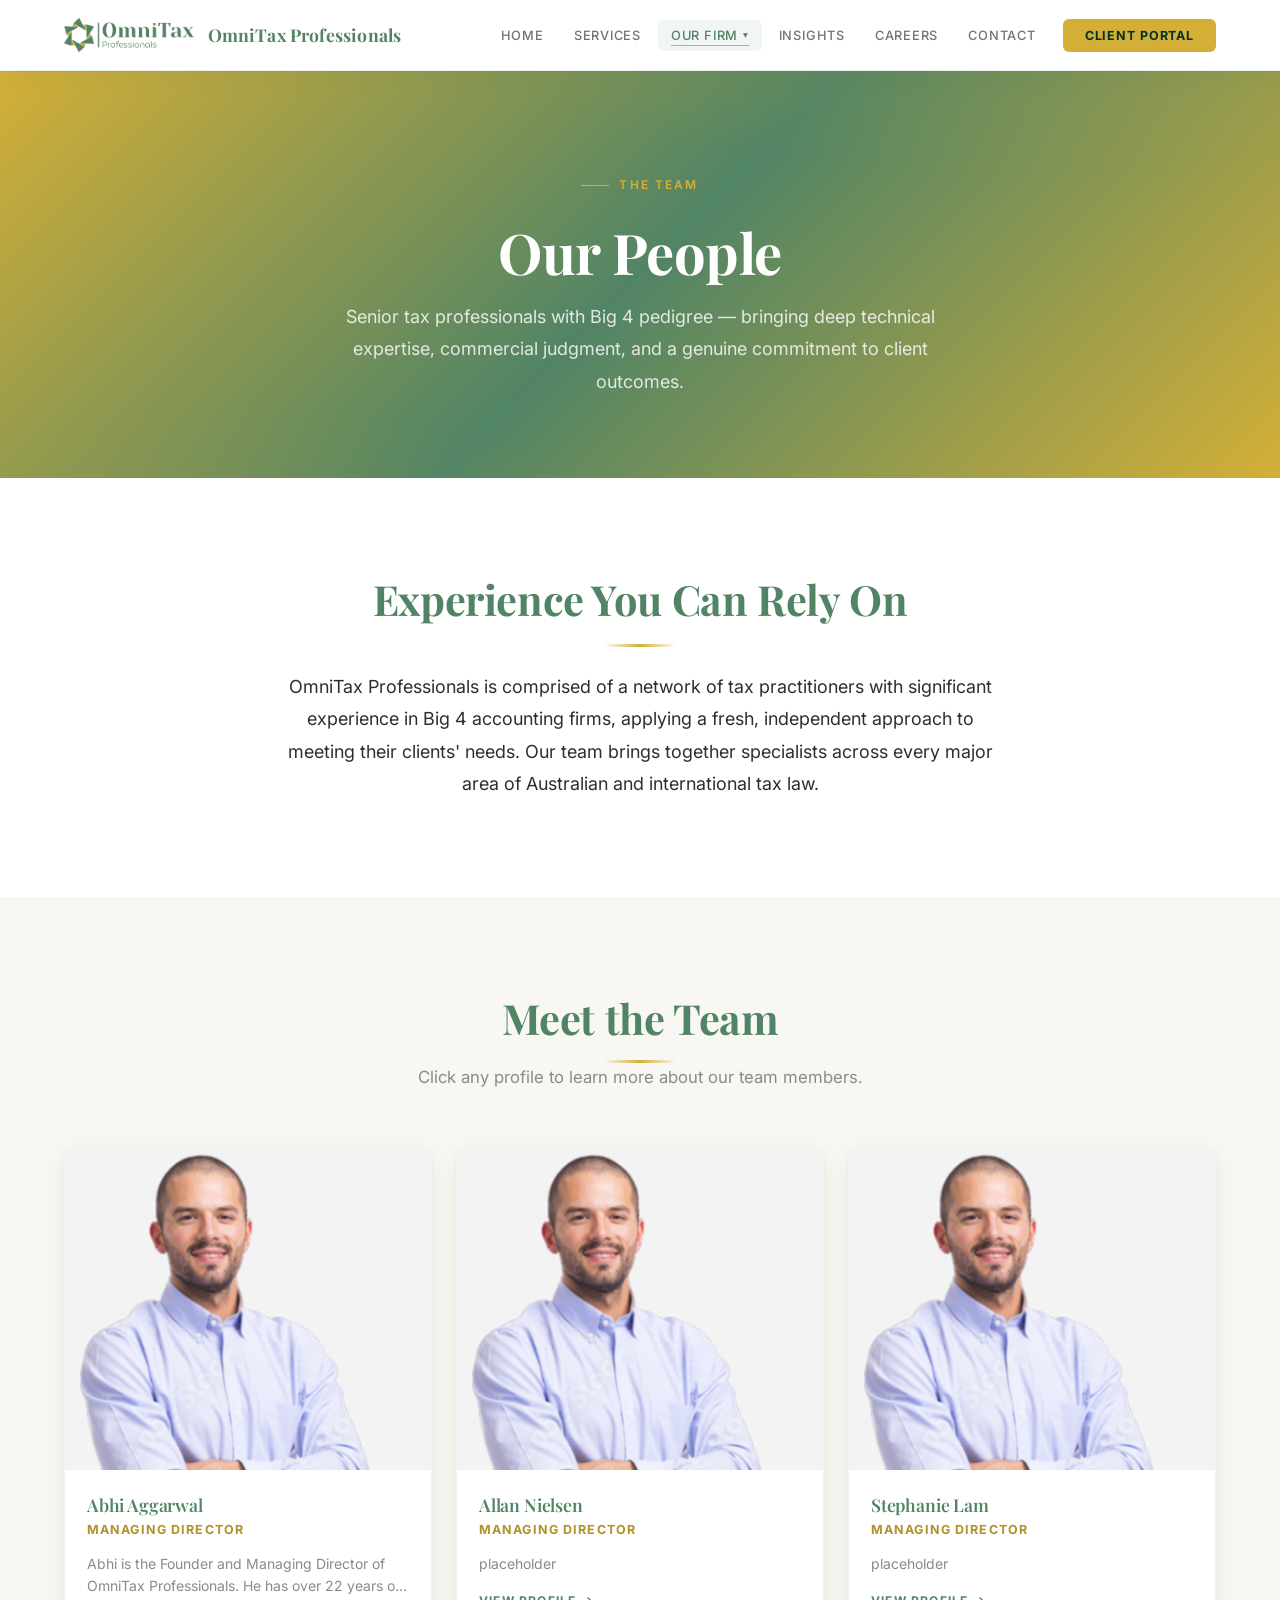
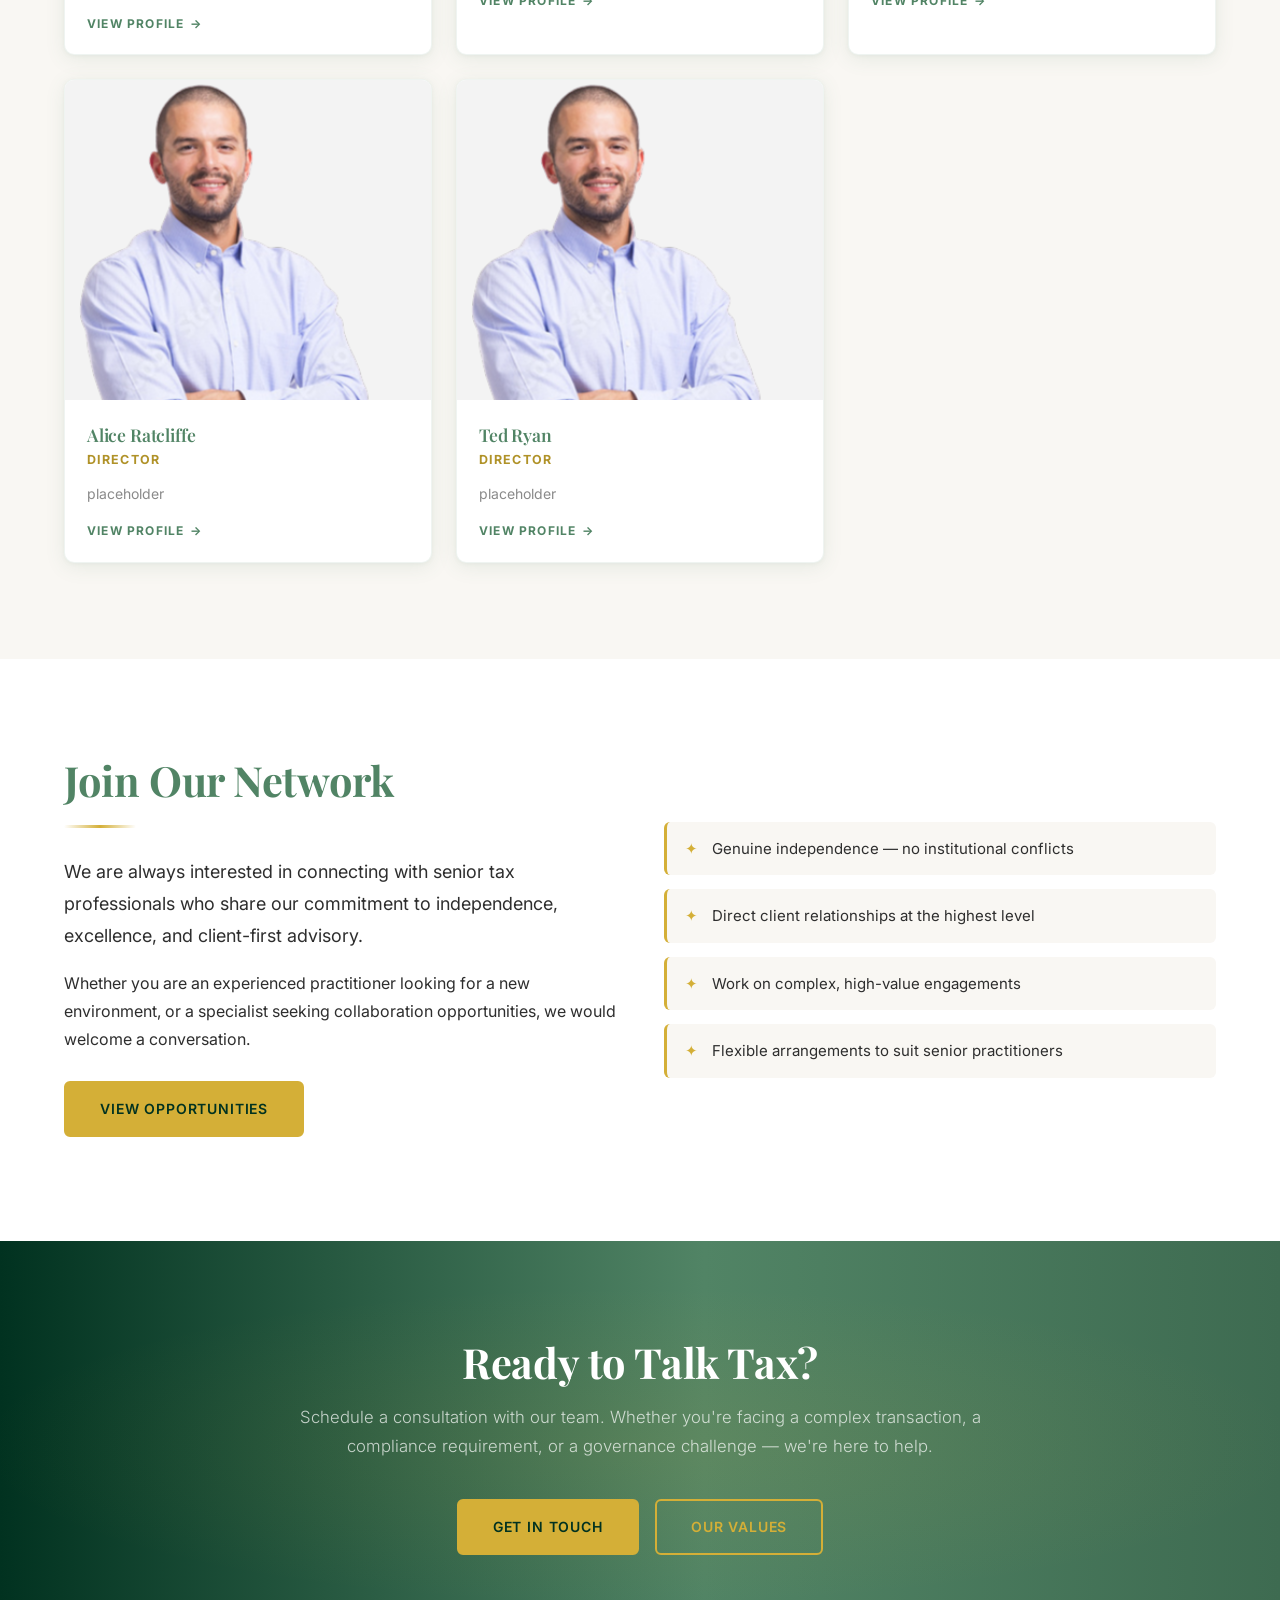
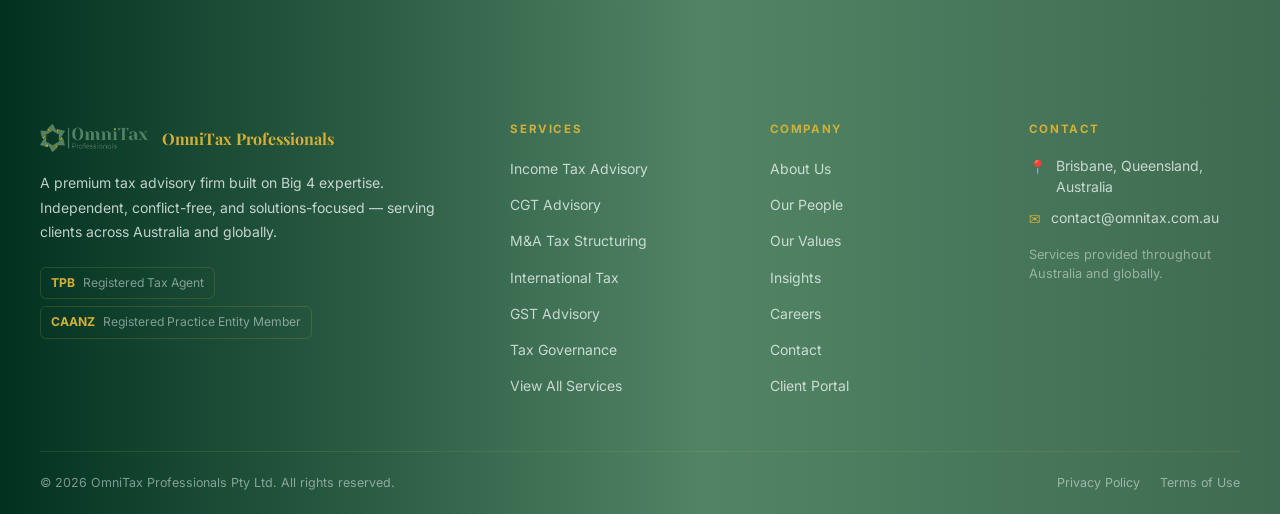
<file: our-people.html>
<!DOCTYPE html>
<html lang="en">
<head>
    <meta charset="UTF-8">
    <meta name="viewport" content="width=device-width, initial-scale=1.0">

    <!-- SEO -->
    <title>Our People | OmniTax Professionals</title>
    <meta name="description" content="Meet the senior tax professionals at OmniTax Professionals — a team with Big 4 pedigree and deep experience across transactions, compliance, and advisory work.">
    <meta name="robots" content="index, follow">
    <link rel="canonical" href="https://www.omnitaxprofessionals.com.au/our-people.html">

    <!-- Open Graph -->
    <meta property="og:title" content="Our People | OmniTax Professionals">
    <meta property="og:description" content="Senior tax professionals with Big 4 pedigree and deep industry experience.">
    <meta property="og:type" content="website">
    <meta property="og:url" content="https://www.omnitaxprofessionals.com.au/our-people.html">
    <meta property="og:image" content="assets/icons/omnitaxicon.jpg">
    <meta property="og:locale" content="en_AU">

    <!-- Favicon -->
    <link rel="icon" type="image/jpeg" href="assets/icons/omnitaxicon.jpg">

    <!-- Google Fonts preconnect -->
    <link rel="preconnect" href="https://fonts.googleapis.com">
    <link rel="preconnect" href="https://fonts.gstatic.com" crossorigin>

    <!-- Stylesheet -->
    <link rel="stylesheet" href="css/styles.css">
</head>
<body>

    <!-- ══════════════════════════════════════════
        NAVIGATION
    ══════════════════════════════════════════ -->
    <header role="banner">
        <nav class="navbar" aria-label="Main navigation">
            <div class="navbar__inner">
                <a href="index.html" class="navbar__brand" aria-label="OmniTax Professionals home">
                    <img src="assets/icons/omnitaxicon.jpg" alt="OmniTax Professionals logo" class="navbar__logo">
                    <span class="navbar__name">OmniTax Professionals</span>
                </a>

                <ul class="navbar__nav" role="list">
                    <li><a href="index.html" class="navbar__link">Home</a></li>
                    <li><a href="services.html" class="navbar__link">Services</a></li>
                    <li class="navbar__dropdown-wrap">
                        <button class="navbar__dropdown-btn active" aria-expanded="false" aria-haspopup="true">
                            Our Firm <span class="navbar__caret" aria-hidden="true">▾</span>
                        </button>
                        <ul class="navbar__dropdown-menu" role="list">
                            <li><a href="our-people.html" class="navbar__dropdown-item active">Our People</a></li>
                            <li><a href="our-values.html" class="navbar__dropdown-item">Our Values</a></li>
                        </ul>
                    </li>
                    <li><a href="insights.html" class="navbar__link">Insights</a></li>
                    <li><a href="careers.html" class="navbar__link">Careers</a></li>
                    <li><a href="contact.html" class="navbar__link">Contact</a></li>
                    <li><a href="dashboard.html" class="navbar__cta" aria-label="Access client portal">Client Portal</a></li>
                </ul>

                <button class="navbar__hamburger" id="navToggle" aria-label="Toggle navigation menu" aria-expanded="false" aria-controls="mobileNav">
                    <span></span>
                    <span></span>
                    <span></span>
                </button>
            </div>

            <ul class="navbar__mobile" id="mobileNav" role="list" aria-label="Mobile navigation">
                <li><a href="index.html" class="navbar__link">Home</a></li>
                <li><a href="services.html" class="navbar__link">Services</a></li>
                <li class="navbar__mobile-group">
                    <button class="navbar__mobile-group-btn" aria-expanded="false">
                        Our Firm <span class="navbar__caret" aria-hidden="true">▾</span>
                    </button>
                    <ul class="navbar__mobile-submenu" role="list">
                        <li><a href="our-people.html" class="navbar__link">Our People</a></li>
                        <li><a href="our-values.html" class="navbar__link">Our Values</a></li>
                    </ul>
                </li>
                <li><a href="insights.html" class="navbar__link">Insights</a></li>
                <li><a href="careers.html" class="navbar__link">Careers</a></li>
                <li><a href="contact.html" class="navbar__link">Contact</a></li>
                <li><a href="dashboard.html" class="navbar__cta">Client Portal</a></li>
            </ul>
        </nav>
    </header>

    <main id="main-content">

        <!-- ══════════════════════════════════════════
            PAGE HERO
        ══════════════════════════════════════════ -->
        <section class="page-hero" aria-label="Our people hero">
            <div class="container">
                <span class="hero__eyebrow">The Team</span>
                <h1>Our People</h1>
                <p class="lead mt-24">
                    Senior tax professionals with Big&nbsp;4 pedigree — bringing deep technical expertise,
                    commercial judgment, and a genuine commitment to client outcomes.
                </p>
            </div>
        </section>

        <!-- ══════════════════════════════════════════
            TEAM INTRO
        ══════════════════════════════════════════ -->
        <section class="section" aria-labelledby="team-intro-heading">
            <div class="container">
                <div style="max-width: 72ch; margin: 0 auto; text-align: center;" class="animate-hidden">
                    <h2 id="team-intro-heading" style="margin-bottom: 20px;">Experience You Can Rely On</h2>
                    <div class="divider" aria-hidden="true"></div>
                    <p class="lead mt-24">
                        OmniTax Professionals is comprised of a network of tax practitioners with significant
                        experience in Big&nbsp;4 accounting firms, applying a fresh, independent approach to
                        meeting their clients' needs. Our team brings together specialists across every major
                        area of Australian and international tax law.
                    </p>
                </div>
            </div>
        </section>

        <!-- ══════════════════════════════════════════
            TEAM GRID
        ══════════════════════════════════════════ -->
        <section class="section section--offwhite" aria-labelledby="team-grid-heading">
            <div class="container">
                <div class="section__header animate-hidden">
                    <h2 id="team-grid-heading">Meet the Team</h2>
                    <div class="divider" aria-hidden="true"></div>
                    <p class="mt-24">
                        Click any profile to learn more about our team members.
                    </p>
                </div>

                <div class="cards-grid cards-grid--3" id="teamGrid" role="list" aria-label="Team members">
                    <!-- Populated dynamically from assets/info/team.json -->
                </div>

                <p class="text-center mt-32" id="teamPlaceholderMsg" style="color: var(--mid-grey); font-style: italic;">
                    Team profiles are being finalised. Please check back soon.
                </p>
            </div>
        </section>

        <!-- ══════════════════════════════════════════
            WHY JOIN US (careers link)
        ══════════════════════════════════════════ -->
        <section class="section" aria-labelledby="join-heading">
            <div class="container">
                <div style="display: grid; grid-template-columns: 1fr 1fr; gap: 48px; align-items: center;" class="animate-hidden">
                    <div>
                        <h2 id="join-heading" style="margin-bottom: 20px;">Join Our Network</h2>
                        <div class="divider" style="margin: 0 0 28px;"></div>
                        <p class="lead" style="margin-bottom: 16px;">
                            We are always interested in connecting with senior tax professionals who share our
                            commitment to independence, excellence, and client-first advisory.
                        </p>
                        <p style="margin-bottom: 28px;">
                            Whether you are an experienced practitioner looking for a new environment, or a
                            specialist seeking collaboration opportunities, we would welcome a conversation.
                        </p>
                        <a href="careers.html" class="btn btn--primary">View Opportunities</a>
                    </div>
                    <div class="animate-hidden animate-hidden--delay-2">
                        <ul style="display: flex; flex-direction: column; gap: 14px;" aria-label="Why work with us">
                            <li style="display: flex; align-items: flex-start; gap: 14px; font-size: 0.9375rem; color: var(--dark-grey); padding: 14px 18px; background: var(--off-white); border-radius: var(--radius-sm); border-left: 3px solid var(--omni-gold);">
                                <span style="color: var(--omni-gold); font-weight: 700; flex-shrink: 0;">✦</span>
                                Genuine independence — no institutional conflicts
                            </li>
                            <li style="display: flex; align-items: flex-start; gap: 14px; font-size: 0.9375rem; color: var(--dark-grey); padding: 14px 18px; background: var(--off-white); border-radius: var(--radius-sm); border-left: 3px solid var(--omni-gold);">
                                <span style="color: var(--omni-gold); font-weight: 700; flex-shrink: 0;">✦</span>
                                Direct client relationships at the highest level
                            </li>
                            <li style="display: flex; align-items: flex-start; gap: 14px; font-size: 0.9375rem; color: var(--dark-grey); padding: 14px 18px; background: var(--off-white); border-radius: var(--radius-sm); border-left: 3px solid var(--omni-gold);">
                                <span style="color: var(--omni-gold); font-weight: 700; flex-shrink: 0;">✦</span>
                                Work on complex, high-value engagements
                            </li>
                            <li style="display: flex; align-items: flex-start; gap: 14px; font-size: 0.9375rem; color: var(--dark-grey); padding: 14px 18px; background: var(--off-white); border-radius: var(--radius-sm); border-left: 3px solid var(--omni-gold);">
                                <span style="color: var(--omni-gold); font-weight: 700; flex-shrink: 0;">✦</span>
                                Flexible arrangements to suit senior practitioners
                            </li>
                        </ul>
                    </div>
                </div>
            </div>
        </section>

        <!-- ══════════════════════════════════════════
            CTA
        ══════════════════════════════════════════ -->
        <section class="cta-section" aria-labelledby="people-cta-heading">
            <div class="container" style="position: relative;">
                <h2 id="people-cta-heading">Ready to Talk Tax?</h2>
                <p>
                    Schedule a consultation with our team. Whether you're facing a complex transaction,
                    a compliance requirement, or a governance challenge — we're here to help.
                </p>
                <div style="display: flex; justify-content: center; gap: 16px; flex-wrap: wrap;">
                    <a href="contact.html" class="btn btn--primary">Get in Touch</a>
                    <a href="our-values.html" class="btn btn--secondary">Our Values</a>
                </div>
            </div>
        </section>

    </main>

    <!-- ══════════════════════════════════════════
        PEOPLE MODALS — populated dynamically
    ══════════════════════════════════════════ -->
    <div id="teamModals"></div>

    <!-- ══════════════════════════════════════════
        FOOTER
    ══════════════════════════════════════════ -->
    <footer class="footer" role="contentinfo" aria-label="Site footer">
        <div class="footer__grid">
            <div>
                <div class="footer__brand">
                    <img src="assets/icons/omnitaxicon.jpg" alt="OmniTax Professionals" class="footer__logo">
                    <span class="footer__name">OmniTax Professionals</span>
                </div>
                <p class="footer__desc">
                    A premium tax advisory firm built on Big&nbsp;4 expertise. Independent,
                    conflict-free, and solutions-focused — serving clients across Australia and globally.
                </p>
                <div class="footer__registrations">
                    <div class="footer__reg-badge">
                        <span>TPB</span> Registered Tax Agent
                    </div>
                    <div class="footer__reg-badge">
                        <span>CAANZ</span> Registered Practice Entity Member
                    </div>
                </div>
            </div>

            <nav aria-label="Services footer navigation">
                <div class="footer__col">
                    <h5>Services</h5>
                    <ul class="footer__links">
                        <li><a href="services.html">Income Tax Advisory</a></li>
                        <li><a href="services.html">CGT Advisory</a></li>
                        <li><a href="services.html">M&amp;A Tax Structuring</a></li>
                        <li><a href="services.html">International Tax</a></li>
                        <li><a href="services.html">GST Advisory</a></li>
                        <li><a href="services.html">Tax Governance</a></li>
                        <li><a href="services.html">View All Services</a></li>
                    </ul>
                </div>
            </nav>

            <nav aria-label="Company footer navigation">
                <div class="footer__col">
                    <h5>Company</h5>
                    <ul class="footer__links">
                        <li><a href="index.html#about">About Us</a></li>
                        <li><a href="our-people.html">Our People</a></li>
                        <li><a href="our-values.html">Our Values</a></li>
                        <li><a href="insights.html">Insights</a></li>
                        <li><a href="careers.html">Careers</a></li>
                        <li><a href="contact.html">Contact</a></li>
                        <li><a href="dashboard.html">Client Portal</a></li>
                    </ul>
                </div>
            </nav>

            <div class="footer__col">
                <h5>Contact</h5>
                <div class="footer__contact-line">
                    <span class="footer__contact-icon" aria-hidden="true">📍</span>
                    <span>Brisbane, Queensland, Australia</span>
                </div>
                <div class="footer__contact-line">
                    <span class="footer__contact-icon" aria-hidden="true">✉</span>
                    <a href="mailto:contact@omnitax.com.au">contact@omnitax.com.au</a>
                </div>
                <div class="footer__contact-line" style="margin-top: 16px; font-size: 0.8rem; color: rgba(255,255,255,0.45);">
                    Services provided throughout Australia and globally.
                </div>
            </div>
        </div>

        <div class="footer__bottom">
            <span>&copy; <span id="footerYear"></span> OmniTax Professionals Pty Ltd. All rights reserved.</span>
            <div style="display: flex; gap: 20px;">
                <a href="#">Privacy Policy</a>
                <a href="#">Terms of Use</a>
            </div>
        </div>
    </footer>

    <!-- ══════════════════════════════════════════
        SCRIPTS
    ══════════════════════════════════════════ -->
    <script src="js/main.js"></script>
    <script>
        /* ── Mobile nav toggle ── */
        const navToggle = document.getElementById('navToggle');
        const mobileNav = document.getElementById('mobileNav');
        navToggle.addEventListener('click', function () {
            const isOpen = mobileNav.classList.toggle('open');
            navToggle.classList.toggle('open', isOpen);
            navToggle.setAttribute('aria-expanded', String(isOpen));
        });
        mobileNav.querySelectorAll('a').forEach(a => {
            a.addEventListener('click', () => {
                mobileNav.classList.remove('open');
                navToggle.classList.remove('open');
                navToggle.setAttribute('aria-expanded', 'false');
            });
        });

        /* ── Desktop dropdown (click fallback) ── */
        document.querySelectorAll('.navbar__dropdown-wrap').forEach(wrap => {
            const btn = wrap.querySelector('.navbar__dropdown-btn');
            btn.addEventListener('click', function () {
                const isOpen = wrap.classList.toggle('open');
                btn.setAttribute('aria-expanded', String(isOpen));
            });
        });
        document.addEventListener('click', function (e) {
            if (!e.target.closest('.navbar__dropdown-wrap')) {
                document.querySelectorAll('.navbar__dropdown-wrap.open').forEach(wrap => {
                    wrap.classList.remove('open');
                    wrap.querySelector('.navbar__dropdown-btn').setAttribute('aria-expanded', 'false');
                });
            }
        });

        /* ── Mobile accordion submenu ── */
        document.querySelectorAll('.navbar__mobile-group-btn').forEach(btn => {
            btn.addEventListener('click', function () {
                const submenu = btn.nextElementSibling;
                const isOpen = submenu.classList.toggle('open');
                btn.setAttribute('aria-expanded', String(isOpen));
            });
        });

        /* ── People modals ── */
        function openModal(id) {
            const overlay = document.getElementById(id);
            if (!overlay) return;
            overlay.classList.add('active');
            overlay.focus();
            document.body.style.overflow = 'hidden';
        }

        function closeModal(id) {
            const overlay = document.getElementById(id);
            if (!overlay) return;
            overlay.classList.remove('active');
            document.body.style.overflow = '';
        }

        document.addEventListener('keydown', function (e) {
            if (e.key === 'Escape') {
                document.querySelectorAll('.modal-overlay.active').forEach(o => closeModal(o.id));
            }
        });

        /* ── Bio rich-text parser ── */
        function formatBioInline(text) {
            return text
                .replace(/\*\*(.+?)\*\*/g, '<strong>$1</strong>')
                .replace(/\*(.+?)\*/g, '<em>$1</em>');
        }

        function buildBioHTML(bioArray) {
            const items = bioArray || [];
            let html = '';
            let i = 0;
            while (i < items.length) {
                if (items[i].startsWith('•')) {
                    let listItems = '';
                    while (i < items.length && items[i].startsWith('•')) {
                        listItems += `<li>${formatBioInline(items[i].replace(/^•\s*/, ''))}</li>`;
                        i++;
                    }
                    html += `<ul>${listItems}</ul>`;
                } else {
                    html += `<p>${formatBioInline(items[i])}</p>`;
                    i++;
                }
            }
            return html;
        }

        /* ── Load team from assets/info/team.json ── */
        async function loadTeam() {
            const grid = document.getElementById('teamGrid');
            const modalsContainer = document.getElementById('teamModals');
            const placeholderMsg = document.getElementById('teamPlaceholderMsg');

            console.log("Attempting to fetch JSON...");

            try {
                const res = await fetch('assets/info/team.json');
                
                if (!res.ok) {
                    throw new Error(`HTTP error! status: ${res.status}`);
                }

                const team = await res.json();
                console.log("Team data loaded successfully:", team);

                if (!team || team.length === 0) {
                    console.log("Team array is empty.");
                    return;
                }

                // Hide placeholder and clear grid
                placeholderMsg.style.display = 'none';
                grid.innerHTML = '';

                team.forEach(function (person) {
                    const modalId = 'modal-' + person.id;

                    /* ── 1. Define Card Photo ── */
                    const cardPhotoHTML = person.photo
                        ? `<img src="${person.photo}" alt="${person.name}">`
                        : '<span aria-hidden="true">👤</span>';

                    /* ── 2. Create Card ── */
                    const card = document.createElement('article');
                    card.className = 'people-card';
                    card.setAttribute('role', 'listitem');
                    card.setAttribute('tabindex', '0');
                    card.setAttribute('aria-label', 'View profile: ' + person.name);
                    card.dataset.modal = modalId;
                    
                    card.addEventListener('click', () => openModal(modalId));
                    card.addEventListener('keydown', e => {
                        if (e.key === 'Enter' || e.key === ' ') openModal(modalId);
                    });

                    card.innerHTML = `
                        <div class="people-card__photo" aria-hidden="true">${cardPhotoHTML}</div>
                        <div class="people-card__body">
                            <h3 class="people-card__name">${person.name}</h3>
                            <p class="people-card__role">${person.title}</p>
                            <p class="people-card__bio-preview">${person.bioPreview}</p>
                            <span class="people-card__cta" aria-hidden="true">View Profile</span>
                        </div>
                    `;
                    grid.appendChild(card);

                    /* ── 3. Define Modal Photo ── */
                    const modalPhotoHTML = person.photo
                        ? `<img src="${person.photo}" alt="${person.name}" class="modal__standing-photo">`
                        : '<div class="modal__photo-placeholder" aria-hidden="true">👤</div>';

                    const bioHTML = buildBioHTML(person.bio);

                    /* ── 4. Create Modal ── */
                    const overlay = document.createElement('div');
                    overlay.className = 'modal-overlay';
                    overlay.id = modalId;
                    overlay.setAttribute('role', 'dialog');
                    overlay.setAttribute('aria-modal', 'true');
                    overlay.setAttribute('aria-labelledby', modalId + '-name');
                    overlay.setAttribute('tabindex', '-1');
                    
                    overlay.innerHTML = `
                        <div class="modal modal--profile">
                            <div class="modal__image-panel">${modalPhotoHTML}</div>
                            <div class="modal__content-panel">
                                <button class="modal__close" aria-label="Close ${person.name} profile">&times;</button>
                                <div class="modal__header">
                                    <h2 class="modal__name" id="${modalId}-name">${person.name}</h2>
                                    <p class="modal__role">${person.title}</p>
                                </div>
                                <div class="modal__body">${bioHTML}</div>
                            </div>
                        </div>
                    `;

                    overlay.addEventListener('click', e => {
                        if (e.target === overlay) closeModal(modalId);
                    });
                    overlay.querySelector('.modal__close').addEventListener('click', () => closeModal(modalId));

                    modalsContainer.appendChild(overlay);
                });

                console.log("Finished rendering team cards.");

            } catch (e) {
                console.error('CRITICAL ERROR LOADING TEAM:', e);
            }
        }

        loadTeam();

        /* ── Footer year ── */
        document.getElementById('footerYear').textContent = new Date().getFullYear();
    </script>

</body>
</html>
</file>
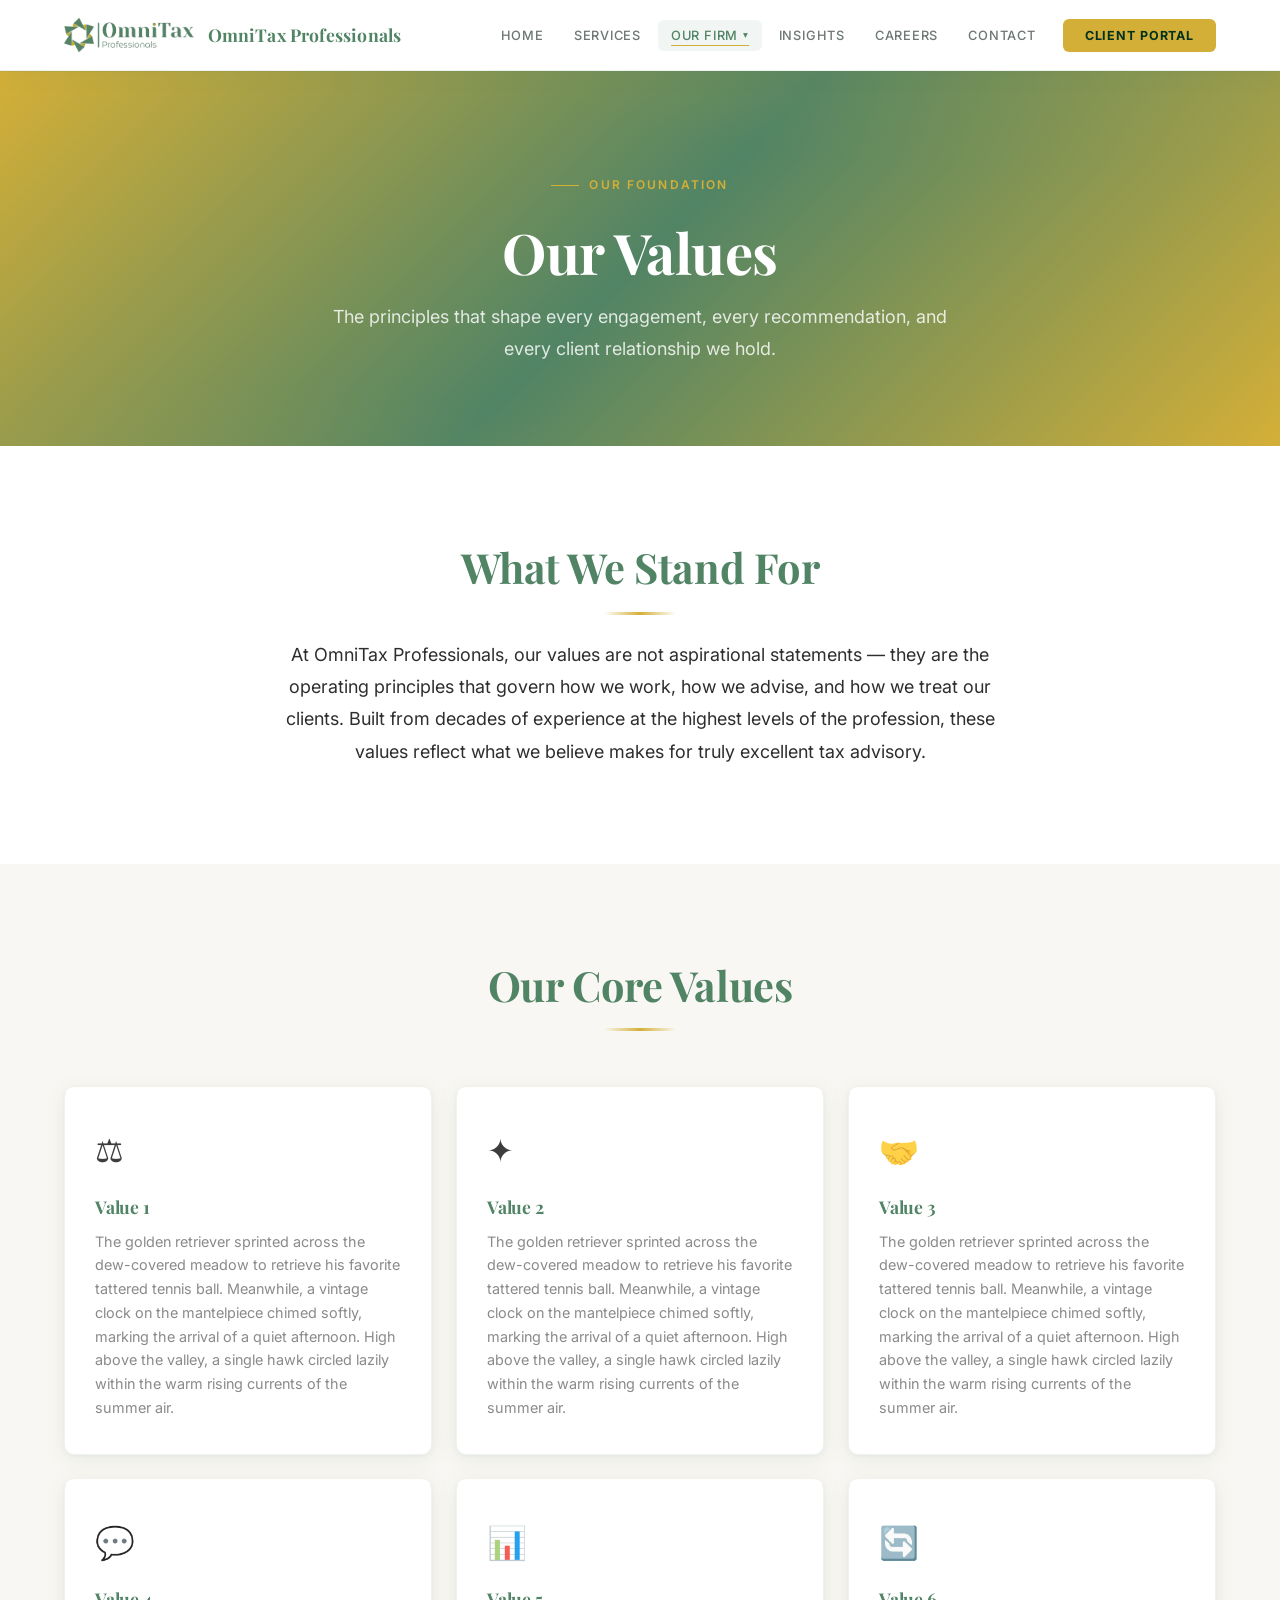
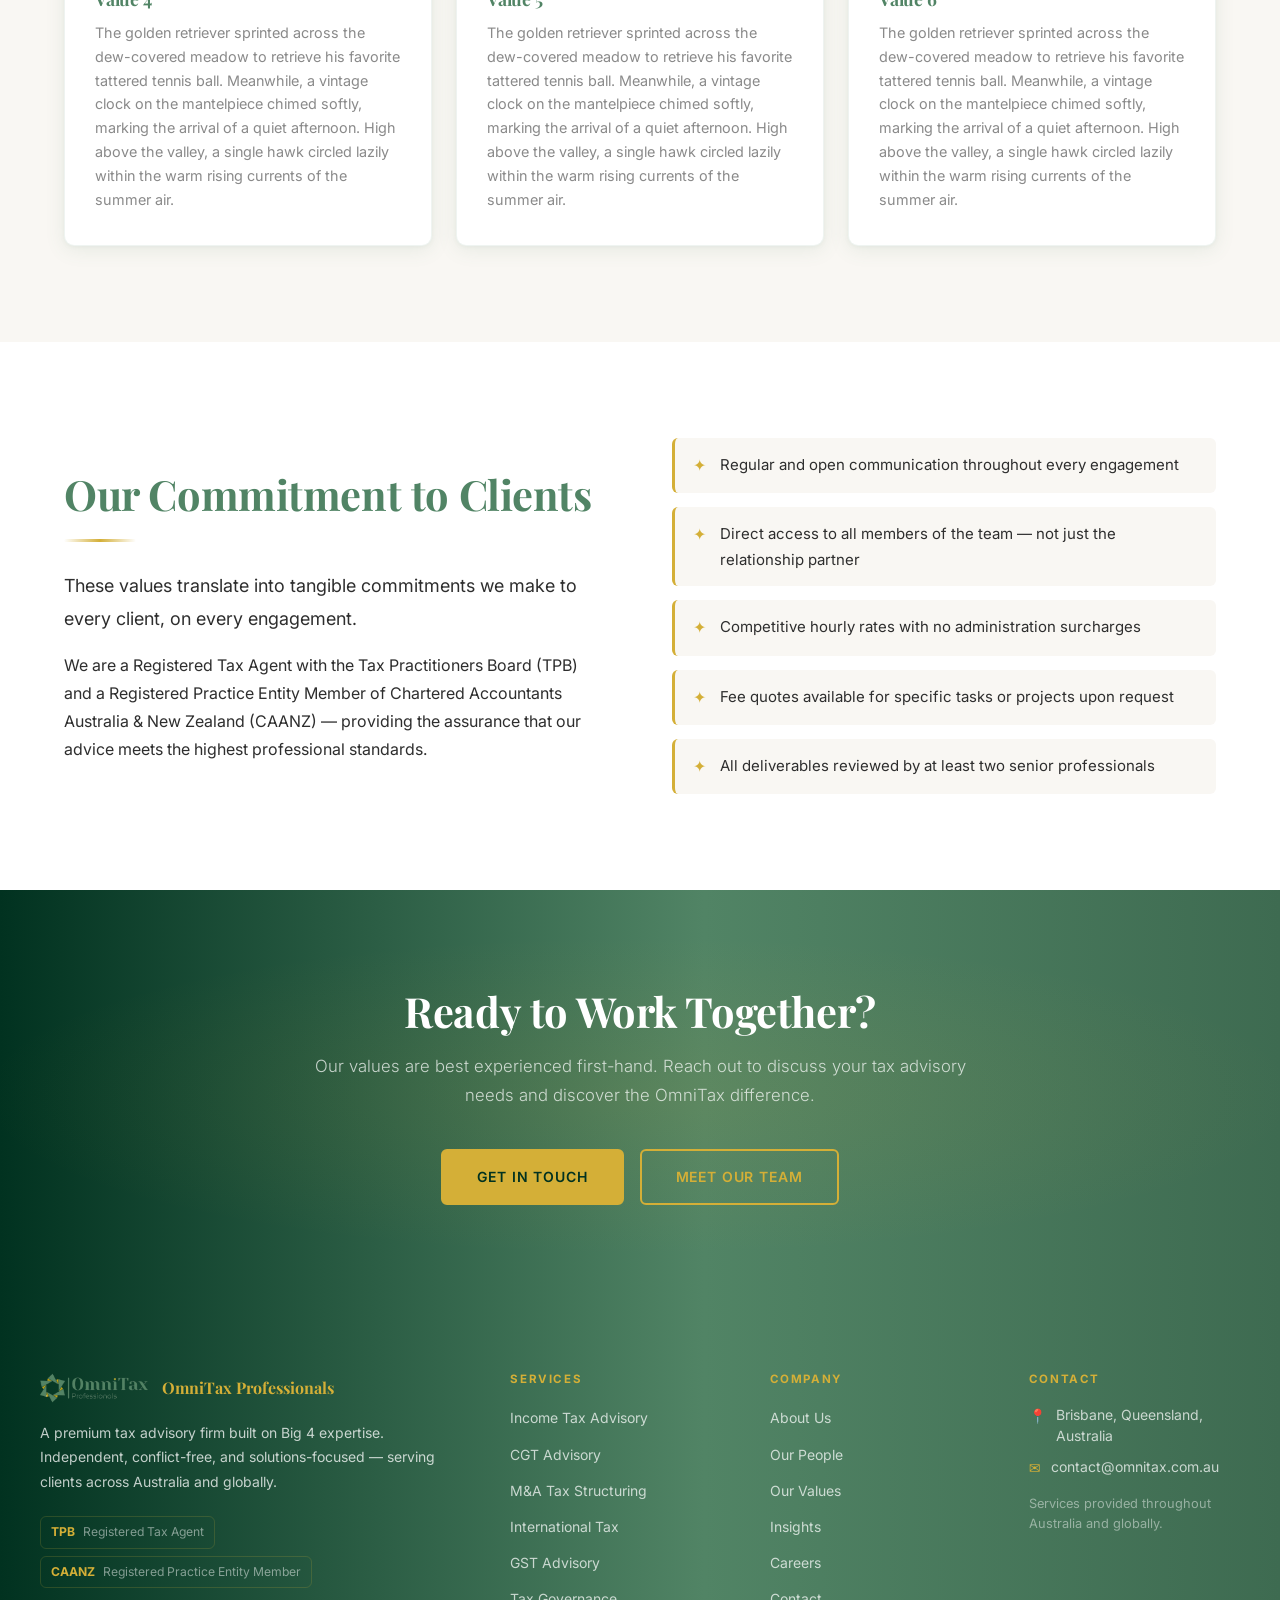
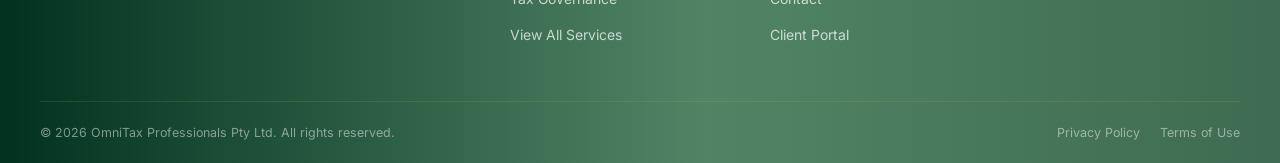
<file: our-values.html>
<!DOCTYPE html>
<html lang="en">
<head>
    <meta charset="UTF-8">
    <meta name="viewport" content="width=device-width, initial-scale=1.0">

    <!-- SEO -->
    <title>Our Values | OmniTax Professionals</title>
    <meta name="description" content="The principles that guide every OmniTax Professionals engagement — independence, integrity, excellence, collaboration, commercial acumen, and flexibility.">
    <meta name="robots" content="index, follow">
    <link rel="canonical" href="https://www.omnitaxprofessionals.com.au/our-values.html">

    <!-- Open Graph -->
    <meta property="og:title" content="Our Values | OmniTax Professionals">
    <meta property="og:description" content="The principles that guide every engagement — independence, integrity, and commercial acumen.">
    <meta property="og:type" content="website">
    <meta property="og:url" content="https://www.omnitaxprofessionals.com.au/our-values.html">
    <meta property="og:image" content="assets/icons/omnitaxicon.jpg">
    <meta property="og:locale" content="en_AU">

    <!-- Favicon -->
    <link rel="icon" type="image/jpeg" href="assets/icons/omnitaxicon.jpg">

    <!-- Google Fonts preconnect -->
    <link rel="preconnect" href="https://fonts.googleapis.com">
    <link rel="preconnect" href="https://fonts.gstatic.com" crossorigin>

    <!-- Stylesheet -->
    <link rel="stylesheet" href="css/styles.css">
</head>
<body>

    <!-- ══════════════════════════════════════════
        NAVIGATION
    ══════════════════════════════════════════ -->
    <header role="banner">
        <nav class="navbar" aria-label="Main navigation">
            <div class="navbar__inner">
                <a href="index.html" class="navbar__brand" aria-label="OmniTax Professionals home">
                    <img src="assets/icons/omnitaxicon.jpg" alt="OmniTax Professionals logo" class="navbar__logo">
                    <span class="navbar__name">OmniTax Professionals</span>
                </a>

                <ul class="navbar__nav" role="list">
                    <li><a href="index.html" class="navbar__link">Home</a></li>
                    <li><a href="services.html" class="navbar__link">Services</a></li>
                    <li class="navbar__dropdown-wrap">
                        <button class="navbar__dropdown-btn active" aria-expanded="false" aria-haspopup="true">
                            Our Firm <span class="navbar__caret" aria-hidden="true">▾</span>
                        </button>
                        <ul class="navbar__dropdown-menu" role="list">
                            <li><a href="our-people.html" class="navbar__dropdown-item">Our People</a></li>
                            <li><a href="our-values.html" class="navbar__dropdown-item active">Our Values</a></li>
                        </ul>
                    </li>
                    <li><a href="insights.html" class="navbar__link">Insights</a></li>
                    <li><a href="careers.html" class="navbar__link">Careers</a></li>
                    <li><a href="contact.html" class="navbar__link">Contact</a></li>
                    <li><a href="dashboard.html" class="navbar__cta" aria-label="Access client portal">Client Portal</a></li>
                </ul>

                <button class="navbar__hamburger" id="navToggle" aria-label="Toggle navigation menu" aria-expanded="false" aria-controls="mobileNav">
                    <span></span>
                    <span></span>
                    <span></span>
                </button>
            </div>

            <ul class="navbar__mobile" id="mobileNav" role="list" aria-label="Mobile navigation">
                <li><a href="index.html" class="navbar__link">Home</a></li>
                <li><a href="services.html" class="navbar__link">Services</a></li>
                <li class="navbar__mobile-group">
                    <button class="navbar__mobile-group-btn" aria-expanded="false">
                        Our Firm <span class="navbar__caret" aria-hidden="true">▾</span>
                    </button>
                    <ul class="navbar__mobile-submenu" role="list">
                        <li><a href="our-people.html" class="navbar__link">Our People</a></li>
                        <li><a href="our-values.html" class="navbar__link">Our Values</a></li>
                    </ul>
                </li>
                <li><a href="insights.html" class="navbar__link">Insights</a></li>
                <li><a href="careers.html" class="navbar__link">Careers</a></li>
                <li><a href="contact.html" class="navbar__link">Contact</a></li>
                <li><a href="dashboard.html" class="navbar__cta">Client Portal</a></li>
            </ul>
        </nav>
    </header>

    <main id="main-content">

        <!-- ══════════════════════════════════════════
            PAGE HERO
        ══════════════════════════════════════════ -->
        <section class="page-hero" aria-label="Our values hero">
            <div class="container">
                <span class="hero__eyebrow">Our Foundation</span>
                <h1>Our Values</h1>
                <p class="lead mt-24">
                    The principles that shape every engagement, every recommendation,
                    and every client relationship we hold.
                </p>
            </div>
        </section>

        <!-- ══════════════════════════════════════════
            VALUES INTRO
        ══════════════════════════════════════════ -->
        <section class="section" aria-labelledby="values-intro-heading">
            <div class="container">
                <div style="max-width: 72ch; margin: 0 auto; text-align: center;" class="animate-hidden">
                    <h2 id="values-intro-heading" style="margin-bottom: 20px;">What We Stand For</h2>
                    <div class="divider" aria-hidden="true"></div>
                    <p class="lead mt-24">
                        At OmniTax Professionals, our values are not aspirational statements — they are the operating
                        principles that govern how we work, how we advise, and how we treat our clients. Built from
                        decades of experience at the highest levels of the profession, these values reflect what we
                        believe makes for truly excellent tax advisory.
                    </p>
                </div>
            </div>
        </section>

        <!-- ══════════════════════════════════════════
            VALUES GRID
        ══════════════════════════════════════════ -->
        <section class="section section--offwhite" aria-labelledby="values-grid-heading">
            <div class="container">
                <div class="section__header animate-hidden">
                    <h2 id="values-grid-heading">Our Core Values</h2>
                    <div class="divider" aria-hidden="true"></div>
                </div>

                <div class="cards-grid cards-grid--3" aria-label="Core values">

                    <article class="card animate-hidden animate-hidden--delay-1" aria-labelledby="value-independence">
                        <div class="card__icon" aria-hidden="true" style="font-size: 2rem;">⚖️</div>
                        <h3 id="value-independence" style="margin-bottom: 12px;">Value 1</h3>
                        <p>
                            The golden retriever sprinted across the dew-covered meadow to retrieve his favorite tattered tennis ball. Meanwhile, 
                            a vintage clock on the mantelpiece chimed softly, marking the arrival of a quiet afternoon. High above the valley, a
                            single hawk circled lazily within the warm rising currents of the summer air.
                        </p>
                    </article>

                    <article class="card animate-hidden animate-hidden--delay-2" aria-labelledby="value-excellence">
                        <div class="card__icon" aria-hidden="true" style="font-size: 2rem;">✦</div>
                        <h3 id="value-excellence" style="margin-bottom: 12px;">Value 2</h3>
                        <p>
                            The golden retriever sprinted across the dew-covered meadow to retrieve his favorite tattered tennis ball. Meanwhile, 
                            a vintage clock on the mantelpiece chimed softly, marking the arrival of a quiet afternoon. High above the valley, a
                            single hawk circled lazily within the warm rising currents of the summer air.
                        </p>
                    </article>

                    <article class="card animate-hidden animate-hidden--delay-3" aria-labelledby="value-integrity">
                        <div class="card__icon" aria-hidden="true" style="font-size: 2rem;">🤝</div>
                        <h3 id="value-integrity" style="margin-bottom: 12px;">Value 3</h3>
                        <p>
                            The golden retriever sprinted across the dew-covered meadow to retrieve his favorite tattered tennis ball. Meanwhile, 
                            a vintage clock on the mantelpiece chimed softly, marking the arrival of a quiet afternoon. High above the valley, a
                            single hawk circled lazily within the warm rising currents of the summer air.
                        </p>
                    </article>

                    <article class="card animate-hidden animate-hidden--delay-1" aria-labelledby="value-collaboration">
                        <div class="card__icon" aria-hidden="true" style="font-size: 2rem;">💬</div>
                        <h3 id="value-collaboration" style="margin-bottom: 12px;">Value 4</h3>
                        <p>
                            The golden retriever sprinted across the dew-covered meadow to retrieve his favorite tattered tennis ball. Meanwhile, 
                            a vintage clock on the mantelpiece chimed softly, marking the arrival of a quiet afternoon. High above the valley, a
                            single hawk circled lazily within the warm rising currents of the summer air.
                        </p>
                    </article>

                    <article class="card animate-hidden animate-hidden--delay-2" aria-labelledby="value-commercial">
                        <div class="card__icon" aria-hidden="true" style="font-size: 2rem;">📊</div>
                        <h3 id="value-commercial" style="margin-bottom: 12px;">Value 5</h3>
                        <p>
                            The golden retriever sprinted across the dew-covered meadow to retrieve his favorite tattered tennis ball. Meanwhile, 
                            a vintage clock on the mantelpiece chimed softly, marking the arrival of a quiet afternoon. High above the valley, a
                            single hawk circled lazily within the warm rising currents of the summer air.
                        </p>
                    </article>

                    <article class="card animate-hidden animate-hidden--delay-3" aria-labelledby="value-flexibility">
                        <div class="card__icon" aria-hidden="true" style="font-size: 2rem;">🔄</div>
                        <h3 id="value-flexibility" style="margin-bottom: 12px;">Value 6</h3>
                        <p>
                            The golden retriever sprinted across the dew-covered meadow to retrieve his favorite tattered tennis ball. Meanwhile, 
                            a vintage clock on the mantelpiece chimed softly, marking the arrival of a quiet afternoon. High above the valley, a
                            single hawk circled lazily within the warm rising currents of the summer air.
                        </p>
                    </article>

                </div>
            </div>
        </section>

        <!-- ══════════════════════════════════════════
            COMMITMENT STRIP
        ══════════════════════════════════════════ -->
        <section class="section" aria-labelledby="commitment-heading">
            <div class="container">
                <div style="display: grid; grid-template-columns: 1fr 1fr; gap: 64px; align-items: center;" class="animate-hidden">
                    <div>
                        <h2 id="commitment-heading" style="margin-bottom: 20px;">Our Commitment to Clients</h2>
                        <div class="divider" style="margin: 0 0 28px;"></div>
                        <p class="lead" style="margin-bottom: 16px;">
                            These values translate into tangible commitments we make to every client, on every engagement.
                        </p>
                        <p>
                            We are a Registered Tax Agent with the Tax Practitioners Board (TPB) and a Registered Practice
                            Entity Member of Chartered Accountants Australia &amp; New Zealand (CAANZ) — providing the
                            assurance that our advice meets the highest professional standards.
                        </p>
                    </div>
                    <ul style="display: flex; flex-direction: column; gap: 14px;" aria-label="Client commitments" class="animate-hidden animate-hidden--delay-2">
                        <li style="display: flex; align-items: flex-start; gap: 14px; font-size: 0.9375rem; color: var(--dark-grey); padding: 14px 18px; background: var(--off-white); border-radius: var(--radius-sm); border-left: 3px solid var(--omni-gold);">
                            <span style="color: var(--omni-gold); font-weight: 700; flex-shrink: 0; font-size: 1rem;">✦</span>
                            Regular and open communication throughout every engagement
                        </li>
                        <li style="display: flex; align-items: flex-start; gap: 14px; font-size: 0.9375rem; color: var(--dark-grey); padding: 14px 18px; background: var(--off-white); border-radius: var(--radius-sm); border-left: 3px solid var(--omni-gold);">
                            <span style="color: var(--omni-gold); font-weight: 700; flex-shrink: 0; font-size: 1rem;">✦</span>
                            Direct access to all members of the team — not just the relationship partner
                        </li>
                        <li style="display: flex; align-items: flex-start; gap: 14px; font-size: 0.9375rem; color: var(--dark-grey); padding: 14px 18px; background: var(--off-white); border-radius: var(--radius-sm); border-left: 3px solid var(--omni-gold);">
                            <span style="color: var(--omni-gold); font-weight: 700; flex-shrink: 0; font-size: 1rem;">✦</span>
                            Competitive hourly rates with no administration surcharges
                        </li>
                        <li style="display: flex; align-items: flex-start; gap: 14px; font-size: 0.9375rem; color: var(--dark-grey); padding: 14px 18px; background: var(--off-white); border-radius: var(--radius-sm); border-left: 3px solid var(--omni-gold);">
                            <span style="color: var(--omni-gold); font-weight: 700; flex-shrink: 0; font-size: 1rem;">✦</span>
                            Fee quotes available for specific tasks or projects upon request
                        </li>
                        <li style="display: flex; align-items: flex-start; gap: 14px; font-size: 0.9375rem; color: var(--dark-grey); padding: 14px 18px; background: var(--off-white); border-radius: var(--radius-sm); border-left: 3px solid var(--omni-gold);">
                            <span style="color: var(--omni-gold); font-weight: 700; flex-shrink: 0; font-size: 1rem;">✦</span>
                            All deliverables reviewed by at least two senior professionals
                        </li>
                    </ul>
                </div>
            </div>
        </section>

        <!-- ══════════════════════════════════════════
            CTA
        ══════════════════════════════════════════ -->
        <section class="cta-section" aria-labelledby="values-cta-heading">
            <div class="container" style="position: relative;">
                <h2 id="values-cta-heading">Ready to Work Together?</h2>
                <p>
                    Our values are best experienced first-hand. Reach out to discuss your tax advisory needs
                    and discover the OmniTax difference.
                </p>
                <div style="display: flex; justify-content: center; gap: 16px; flex-wrap: wrap;">
                    <a href="contact.html" class="btn btn--primary">Get in Touch</a>
                    <a href="our-people.html" class="btn btn--secondary">Meet Our Team</a>
                </div>
            </div>
        </section>

    </main>

    <!-- ══════════════════════════════════════════
        FOOTER
    ══════════════════════════════════════════ -->
    <footer class="footer" role="contentinfo" aria-label="Site footer">
        <div class="footer__grid">
            <div>
                <div class="footer__brand">
                    <img src="assets/icons/omnitaxicon.jpg" alt="OmniTax Professionals" class="footer__logo">
                    <span class="footer__name">OmniTax Professionals</span>
                </div>
                <p class="footer__desc">
                    A premium tax advisory firm built on Big&nbsp;4 expertise. Independent,
                    conflict-free, and solutions-focused — serving clients across Australia and globally.
                </p>
                <div class="footer__registrations">
                    <div class="footer__reg-badge">
                        <span>TPB</span> Registered Tax Agent
                    </div>
                    <div class="footer__reg-badge">
                        <span>CAANZ</span> Registered Practice Entity Member
                    </div>
                </div>
            </div>

            <nav aria-label="Services footer navigation">
                <div class="footer__col">
                    <h5>Services</h5>
                    <ul class="footer__links">
                        <li><a href="services.html">Income Tax Advisory</a></li>
                        <li><a href="services.html">CGT Advisory</a></li>
                        <li><a href="services.html">M&amp;A Tax Structuring</a></li>
                        <li><a href="services.html">International Tax</a></li>
                        <li><a href="services.html">GST Advisory</a></li>
                        <li><a href="services.html">Tax Governance</a></li>
                        <li><a href="services.html">View All Services</a></li>
                    </ul>
                </div>
            </nav>

            <nav aria-label="Company footer navigation">
                <div class="footer__col">
                    <h5>Company</h5>
                    <ul class="footer__links">
                        <li><a href="index.html#about">About Us</a></li>
                        <li><a href="our-people.html">Our People</a></li>
                        <li><a href="our-values.html">Our Values</a></li>
                        <li><a href="insights.html">Insights</a></li>
                        <li><a href="careers.html">Careers</a></li>
                        <li><a href="contact.html">Contact</a></li>
                        <li><a href="dashboard.html">Client Portal</a></li>
                    </ul>
                </div>
            </nav>

            <div class="footer__col">
                <h5>Contact</h5>
                <div class="footer__contact-line">
                    <span class="footer__contact-icon" aria-hidden="true">📍</span>
                    <span>Brisbane, Queensland, Australia</span>
                </div>
                <div class="footer__contact-line">
                    <span class="footer__contact-icon" aria-hidden="true">✉</span>
                    <a href="mailto:contact@omnitax.com.au">contact@omnitax.com.au</a>
                </div>
                <div class="footer__contact-line" style="margin-top: 16px; font-size: 0.8rem; color: rgba(255,255,255,0.45);">
                    Services provided throughout Australia and globally.
                </div>
            </div>
        </div>

        <div class="footer__bottom">
            <span>&copy; <span id="footerYear"></span> OmniTax Professionals Pty Ltd. All rights reserved.</span>
            <div style="display: flex; gap: 20px;">
                <a href="#">Privacy Policy</a>
                <a href="#">Terms of Use</a>
            </div>
        </div>
    </footer>

    <!-- ══════════════════════════════════════════
        SCRIPTS
    ══════════════════════════════════════════ -->
    <script src="js/main.js"></script>
    <script>
        /* ── Mobile nav toggle ── */
        const navToggle = document.getElementById('navToggle');
        const mobileNav = document.getElementById('mobileNav');
        navToggle.addEventListener('click', function () {
            const isOpen = mobileNav.classList.toggle('open');
            navToggle.classList.toggle('open', isOpen);
            navToggle.setAttribute('aria-expanded', String(isOpen));
        });
        mobileNav.querySelectorAll('a').forEach(a => {
            a.addEventListener('click', () => {
                mobileNav.classList.remove('open');
                navToggle.classList.remove('open');
                navToggle.setAttribute('aria-expanded', 'false');
            });
        });

        /* ── Desktop dropdown (click fallback) ── */
        document.querySelectorAll('.navbar__dropdown-wrap').forEach(wrap => {
            const btn = wrap.querySelector('.navbar__dropdown-btn');
            btn.addEventListener('click', function () {
                const isOpen = wrap.classList.toggle('open');
                btn.setAttribute('aria-expanded', String(isOpen));
            });
        });
        document.addEventListener('click', function (e) {
            if (!e.target.closest('.navbar__dropdown-wrap')) {
                document.querySelectorAll('.navbar__dropdown-wrap.open').forEach(wrap => {
                    wrap.classList.remove('open');
                    wrap.querySelector('.navbar__dropdown-btn').setAttribute('aria-expanded', 'false');
                });
            }
        });

        /* ── Mobile accordion submenu ── */
        document.querySelectorAll('.navbar__mobile-group-btn').forEach(btn => {
            btn.addEventListener('click', function () {
                const submenu = btn.nextElementSibling;
                const isOpen = submenu.classList.toggle('open');
                btn.setAttribute('aria-expanded', String(isOpen));
            });
        });

        /* ── Footer year ── */
        document.getElementById('footerYear').textContent = new Date().getFullYear();
    </script>

</body>
</html>
</file>
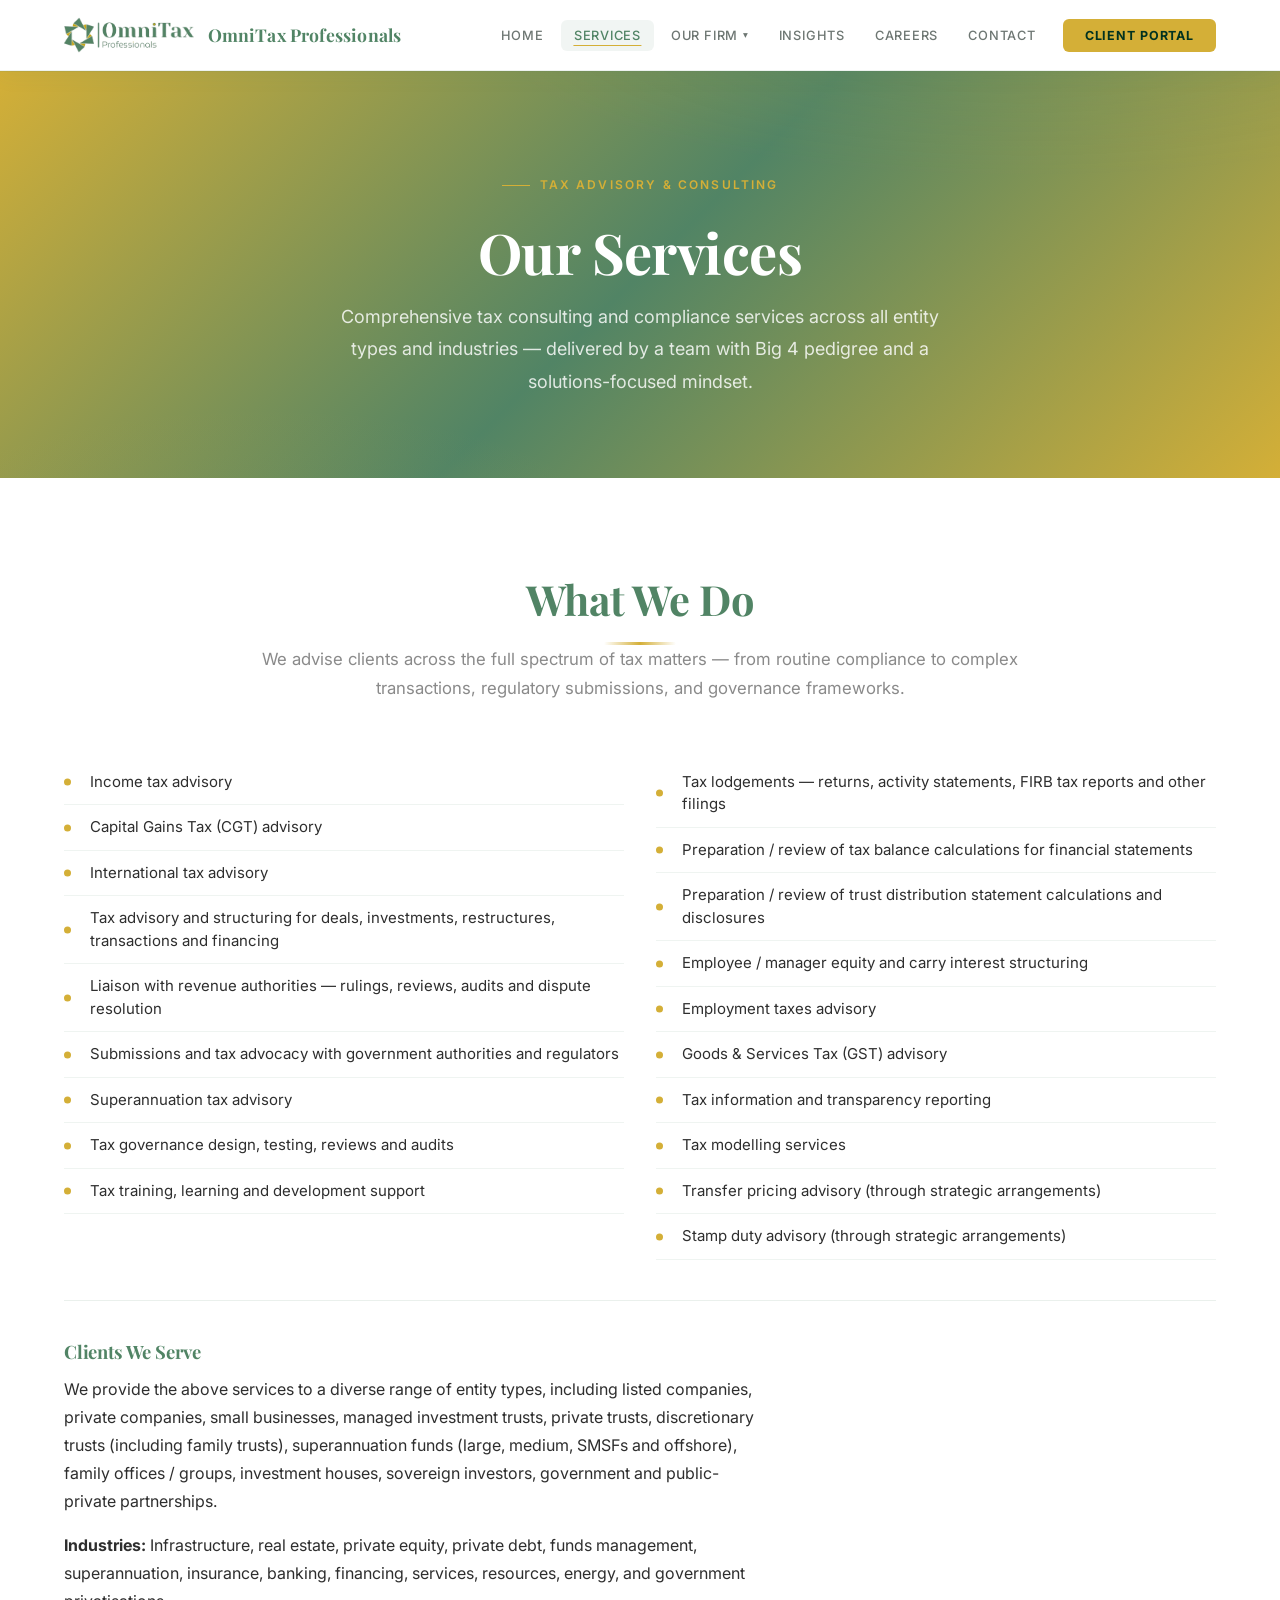
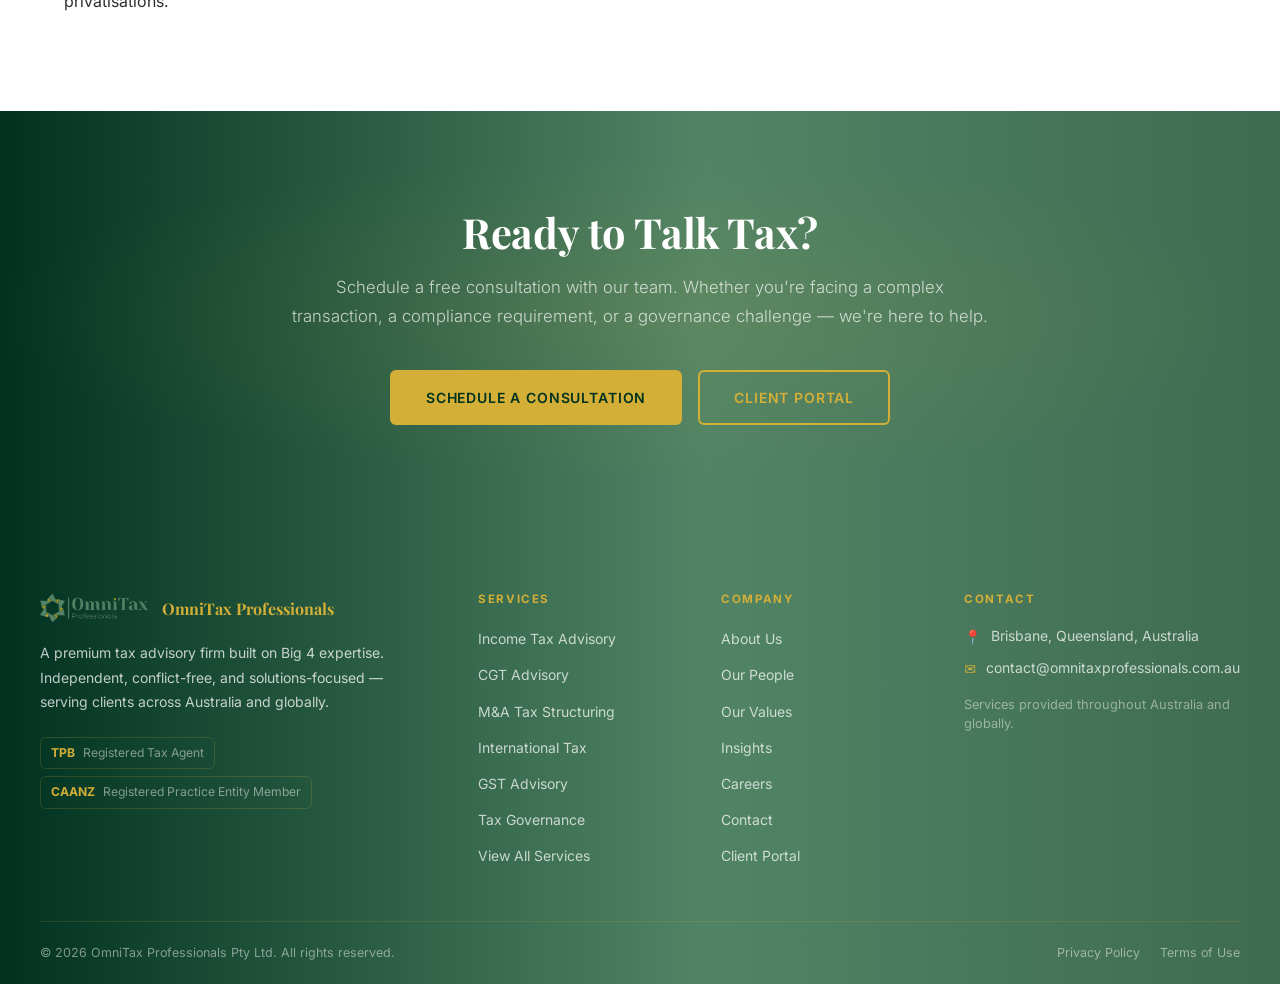
<file: services.html>
<!DOCTYPE html>
<html lang="en">
<head>
    <meta charset="UTF-8">
    <meta name="viewport" content="width=device-width, initial-scale=1.0">

    <!-- SEO -->
    <title>Our Services | OmniTax Professionals</title>
    <meta name="description" content="Comprehensive tax consulting and compliance services from OmniTax Professionals — income tax, CGT, M&A, international tax, GST, governance, and more across all entity types.">
    <meta name="robots" content="index, follow">
    <link rel="canonical" href="https://www.omnitaxprofessionals.com.au/services.html">

    <!-- Open Graph -->
    <meta property="og:title" content="Our Services | OmniTax Professionals">
    <meta property="og:description" content="Comprehensive tax advisory and compliance services from OmniTax Professionals, based in Brisbane, Australia.">
    <meta property="og:type" content="website">
    <meta property="og:url" content="https://www.omnitaxprofessionals.com.au/services.html">
    <meta property="og:image" content="assets/icons/omnitaxicon.jpg">
    <meta property="og:locale" content="en_AU">

    <!-- Favicon -->
    <link rel="icon" type="image/jpeg" href="assets/icons/omnitaxicon.jpg">

    <!-- Google Fonts preconnect -->
    <link rel="preconnect" href="https://fonts.googleapis.com">
    <link rel="preconnect" href="https://fonts.gstatic.com" crossorigin>

    <!-- Stylesheet -->
    <link rel="stylesheet" href="css/styles.css">
</head>
<body>

    <!-- ══════════════════════════════════════════
        NAVIGATION
    ══════════════════════════════════════════ -->
    <header role="banner">
        <nav class="navbar" aria-label="Main navigation">
            <div class="navbar__inner">
                <a href="index.html" class="navbar__brand" aria-label="OmniTax Professionals home">
                    <img src="assets/icons/omnitaxicon.jpg" alt="OmniTax Professionals logo" class="navbar__logo">
                    <span class="navbar__name">OmniTax Professionals</span>
                </a>

                <ul class="navbar__nav" role="list">
                    <li><a href="index.html" class="navbar__link">Home</a></li>
                    <li><a href="services.html" class="navbar__link active">Services</a></li>
                    <li class="navbar__dropdown-wrap">
                        <button class="navbar__dropdown-btn" aria-expanded="false" aria-haspopup="true">
                            Our Firm <span class="navbar__caret" aria-hidden="true">▾</span>
                        </button>
                        <ul class="navbar__dropdown-menu" role="list">
                            <li><a href="our-people.html" class="navbar__dropdown-item">Our People</a></li>
                            <li><a href="our-values.html" class="navbar__dropdown-item">Our Values</a></li>
                        </ul>
                    </li>
                    <li><a href="insights.html" class="navbar__link">Insights</a></li>
                    <li><a href="careers.html" class="navbar__link">Careers</a></li>
                    <li><a href="contact.html" class="navbar__link">Contact</a></li>
                    <li><a href="dashboard.html" class="navbar__cta" aria-label="Access client portal">Client Portal</a></li>
                </ul>

                <button class="navbar__hamburger" id="navToggle" aria-label="Toggle navigation menu" aria-expanded="false" aria-controls="mobileNav">
                    <span></span>
                    <span></span>
                    <span></span>
                </button>
            </div>

            <ul class="navbar__mobile" id="mobileNav" role="list" aria-label="Mobile navigation">
                <li><a href="index.html" class="navbar__link">Home</a></li>
                <li><a href="services.html" class="navbar__link">Services</a></li>
                <li class="navbar__mobile-group">
                    <button class="navbar__mobile-group-btn" aria-expanded="false">
                        Our Firm <span class="navbar__caret" aria-hidden="true">▾</span>
                    </button>
                    <ul class="navbar__mobile-submenu" role="list">
                        <li><a href="our-people.html" class="navbar__link">Our People</a></li>
                        <li><a href="our-values.html" class="navbar__link">Our Values</a></li>
                    </ul>
                </li>
                <li><a href="insights.html" class="navbar__link">Insights</a></li>
                <li><a href="careers.html" class="navbar__link">Careers</a></li>
                <li><a href="contact.html" class="navbar__link">Contact</a></li>
                <li><a href="dashboard.html" class="navbar__cta">Client Portal</a></li>
            </ul>
        </nav>
    </header>

    <main id="main-content">

        <!-- ══════════════════════════════════════════
            PAGE HERO
        ══════════════════════════════════════════ -->
        <section class="page-hero" aria-label="Services hero">
            <div class="container">
                <span class="hero__eyebrow">Tax Advisory &amp; Consulting</span>
                <h1>Our Services</h1>
                <p class="lead mt-24">
                    Comprehensive tax consulting and compliance services across all entity types and industries —
                    delivered by a team with Big&nbsp;4 pedigree and a solutions-focused mindset.
                </p>
            </div>
        </section>

        <!-- ══════════════════════════════════════════
            SERVICES LIST
        ══════════════════════════════════════════ -->
        <section class="section" aria-labelledby="services-heading">
            <div class="container">
                <div class="section__header animate-hidden">
                    <h2 id="services-heading">What We Do</h2>
                    <div class="divider" aria-hidden="true"></div>
                    <p class="mt-24">
                        We advise clients across the full spectrum of tax matters — from routine compliance
                        to complex transactions, regulatory submissions, and governance frameworks.
                    </p>
                </div>

                <ul class="services-list animate-hidden" aria-label="Services list">
                    <li>Income tax advisory</li>
                    <li>Capital Gains Tax (CGT) advisory</li>
                    <li>International tax advisory</li>
                    <li>Tax advisory and structuring for deals, investments, restructures, transactions and financing</li>
                    <li>Liaison with revenue authorities — rulings, reviews, audits and dispute resolution</li>
                    <li>Submissions and tax advocacy with government authorities and regulators</li>
                    <li>Superannuation tax advisory</li>
                    <li>Tax governance design, testing, reviews and audits</li>
                    <li>Tax training, learning and development support</li>
                    <li>Tax lodgements — returns, activity statements, FIRB tax reports and other filings</li>
                    <li>Preparation / review of tax balance calculations for financial statements</li>
                    <li>Preparation / review of trust distribution statement calculations and disclosures</li>
                    <li>Employee / manager equity and carry interest structuring</li>
                    <li>Employment taxes advisory</li>
                    <li>Goods &amp; Services Tax (GST) advisory</li>
                    <li>Tax information and transparency reporting</li>
                    <li>Tax modelling services</li>
                    <li>Transfer pricing advisory (through strategic arrangements)</li>
                    <li>Stamp duty advisory (through strategic arrangements)</li>
                </ul>

                <div style="margin-top: 40px; padding-top: 40px; border-top: 1px solid rgba(81,132,101,0.12);" class="animate-hidden animate-hidden--delay-2">
                    <h3 style="margin-bottom: 12px; font-size: 1.15rem;">Clients We Serve</h3>
                    <p>
                        We provide the above services to a diverse range of entity types, including listed companies,
                        private companies, small businesses, managed investment trusts, private trusts, discretionary
                        trusts (including family trusts), superannuation funds (large, medium, SMSFs and offshore),
                        family offices / groups, investment houses, sovereign investors, government and public-private
                        partnerships.
                    </p>
                    <p class="mt-16">
                        <strong>Industries:</strong> Infrastructure, real estate, private equity, private debt,
                        funds management, superannuation, insurance, banking, financing, services, resources, energy,
                        and government privatisations.
                    </p>
                </div>
            </div>
        </section>

        <!-- ══════════════════════════════════════════
            CTA
        ══════════════════════════════════════════ -->
        <section class="cta-section" aria-labelledby="services-cta-heading">
            <div class="container" style="position: relative;">
                <h2 id="services-cta-heading">Ready to Talk Tax?</h2>
                <p>
                    Schedule a free consultation with our team. Whether you're facing a complex transaction,
                    a compliance requirement, or a governance challenge — we're here to help.
                </p>
                <div style="display: flex; justify-content: center; gap: 16px; flex-wrap: wrap;">
                    <a href="contact.html" class="btn btn--primary" aria-label="Contact us to schedule a consultation">
                        Schedule a Consultation
                    </a>
                    <a href="dashboard.html" class="btn btn--secondary" aria-label="Access the client portal">
                        Client Portal
                    </a>
                </div>
            </div>
        </section>

    </main>

    <!-- ══════════════════════════════════════════
        FOOTER
    ══════════════════════════════════════════ -->
    <footer class="footer" role="contentinfo" aria-label="Site footer">
        <div class="footer__grid">
            <div>
                <div class="footer__brand">
                    <img src="assets/icons/omnitaxicon.jpg" alt="OmniTax Professionals" class="footer__logo">
                    <span class="footer__name">OmniTax Professionals</span>
                </div>
                <p class="footer__desc">
                    A premium tax advisory firm built on Big&nbsp;4 expertise. Independent,
                    conflict-free, and solutions-focused — serving clients across Australia and globally.
                </p>
                <div class="footer__registrations">
                    <div class="footer__reg-badge">
                        <span>TPB</span> Registered Tax Agent
                    </div>
                    <div class="footer__reg-badge">
                        <span>CAANZ</span> Registered Practice Entity Member
                    </div>
                </div>
            </div>

            <nav aria-label="Services footer navigation">
                <div class="footer__col">
                    <h5>Services</h5>
                    <ul class="footer__links">
                        <li><a href="services.html">Income Tax Advisory</a></li>
                        <li><a href="services.html">CGT Advisory</a></li>
                        <li><a href="services.html">M&amp;A Tax Structuring</a></li>
                        <li><a href="services.html">International Tax</a></li>
                        <li><a href="services.html">GST Advisory</a></li>
                        <li><a href="services.html">Tax Governance</a></li>
                        <li><a href="services.html">View All Services</a></li>
                    </ul>
                </div>
            </nav>

            <nav aria-label="Company footer navigation">
                <div class="footer__col">
                    <h5>Company</h5>
                    <ul class="footer__links">
                        <li><a href="index.html#about">About Us</a></li>
                        <li><a href="our-people.html">Our People</a></li>
                        <li><a href="our-values.html">Our Values</a></li>
                        <li><a href="insights.html">Insights</a></li>
                        <li><a href="careers.html">Careers</a></li>
                        <li><a href="contact.html">Contact</a></li>
                        <li><a href="dashboard.html">Client Portal</a></li>
                    </ul>
                </div>
            </nav>

            <div class="footer__col">
                <h5>Contact</h5>
                <div class="footer__contact-line">
                    <span class="footer__contact-icon" aria-hidden="true">📍</span>
                    <span>Brisbane, Queensland, Australia</span>
                </div>
                <div class="footer__contact-line">
                    <span class="footer__contact-icon" aria-hidden="true">✉</span>
                    <a href="mailto:contact@omnitaxprofessionals.com.au">contact@omnitaxprofessionals.com.au</a>
                </div>
                <div class="footer__contact-line" style="margin-top: 16px; font-size: 0.8rem; color: rgba(255,255,255,0.45);">
                    Services provided throughout Australia and globally.
                </div>
            </div>
        </div>

        <div class="footer__bottom">
            <span>&copy; <span id="footerYear"></span> OmniTax Professionals Pty Ltd. All rights reserved.</span>
            <div style="display: flex; gap: 20px;">
                <a href="#">Privacy Policy</a>
                <a href="#">Terms of Use</a>
            </div>
        </div>
    </footer>

    <!-- ══════════════════════════════════════════
        SCRIPTS
    ══════════════════════════════════════════ -->
    <script src="js/main.js"></script>
    <script>
        /* ── Mobile nav toggle ── */
        const navToggle = document.getElementById('navToggle');
        const mobileNav = document.getElementById('mobileNav');
        navToggle.addEventListener('click', function () {
            const isOpen = mobileNav.classList.toggle('open');
            navToggle.classList.toggle('open', isOpen);
            navToggle.setAttribute('aria-expanded', String(isOpen));
        });
        mobileNav.querySelectorAll('a').forEach(a => {
            a.addEventListener('click', () => {
                mobileNav.classList.remove('open');
                navToggle.classList.remove('open');
                navToggle.setAttribute('aria-expanded', 'false');
            });
        });

        /* ── Desktop dropdown (click fallback for touch devices) ── */
        document.querySelectorAll('.navbar__dropdown-wrap').forEach(wrap => {
            const btn = wrap.querySelector('.navbar__dropdown-btn');
            btn.addEventListener('click', function () {
                const isOpen = wrap.classList.toggle('open');
                btn.setAttribute('aria-expanded', String(isOpen));
            });
        });
        document.addEventListener('click', function (e) {
            if (!e.target.closest('.navbar__dropdown-wrap')) {
                document.querySelectorAll('.navbar__dropdown-wrap.open').forEach(wrap => {
                    wrap.classList.remove('open');
                    wrap.querySelector('.navbar__dropdown-btn').setAttribute('aria-expanded', 'false');
                });
            }
        });

        /* ── Mobile accordion submenu ── */
        document.querySelectorAll('.navbar__mobile-group-btn').forEach(btn => {
            btn.addEventListener('click', function () {
                const submenu = btn.nextElementSibling;
                const isOpen = submenu.classList.toggle('open');
                btn.setAttribute('aria-expanded', String(isOpen));
            });
        });

        /* ── Footer year ── */
        document.getElementById('footerYear').textContent = new Date().getFullYear();
    </script>

</body>
</html>
</file>
<file: css/styles.css>
/* ============================================================
   OmniTax Professionals — Global Stylesheet
   Tech Stack: Vanilla HTML5 / CSS3 (Flex + Grid) / JS ES6+
   Brand: Sage Green #518465 | Gold #D4AF37
   Fonts: Playfair Display (headings) | Inter (body) via Google Fonts
   ============================================================ */

@import url('https://fonts.googleapis.com/css2?family=Inter:wght@300;400;500;600;700&family=JetBrains+Mono:wght@400;700&family=Playfair+Display:ital,wght@0,400;0,600;0,700;1,400&display=swap');

/* ── 1. CSS Custom Properties ─────────────────────────────── */
:root {
    --omni-green:        #518465;
    --omni-green-dark:   #013220;
    --omni-green-mid:    #3e6b51;
    --omni-green-light:  #5e9472;
    --omni-gold:         #D4AF37;
    --omni-gold-light:   #e6c94e;
    --omni-gold-dark:    #b09228;
    --omni-gold-subtle:  rgba(212, 175, 55, 0.12);

    --white:             #ffffff;
    --off-white:         #f9f7f3;
    --light-grey:        #f3f3f3;
    --mid-grey:          #8a8a8a;
    --dark-grey:         #2e2e2e;
    --text-body:         #1c1c1c;

    --font-primary:   'Playfair Display', Georgia, 'Times New Roman', serif;
    --font-secondary: 'Inter', 'Segoe UI', system-ui, -apple-system, sans-serif;

    --max-width:      1200px;
    --section-pad:    96px 24px;
    --section-pad-sm: 60px 24px;

    --radius-sm:  6px;
    --radius-md:  10px;
    --radius-lg:  18px;

    --shadow-xs:   0 1px 4px rgba(81, 132, 101, 0.10);
    --shadow-card: 0 4px 20px rgba(81, 132, 101, 0.11), 0 1px 4px rgba(81, 132, 101, 0.06);
    --shadow-nav:  0 2px 24px rgba(81, 132, 101, 0.16);
    --shadow-lift: 0 10px 40px rgba(81, 132, 101, 0.16), 0 2px 8px rgba(81, 132, 101, 0.09);
    --shadow-modal:0 16px 64px rgba(81, 132, 101, 0.24), 0 4px 16px rgba(81, 132, 101, 0.12);

    --ease:        cubic-bezier(0.4, 0, 0.2, 1);
    --transition:  0.22s var(--ease);
}

/* ── 2. Reset & Base ──────────────────────────────────────── */
*, *::before, *::after {
    box-sizing: border-box;
    margin: 0;
    padding: 0;
}

html {
    scroll-behavior: smooth;
    font-size: 16px;
    -webkit-text-size-adjust: 100%;
}

body {
    font-family: var(--font-secondary);
    color: var(--text-body);
    background: var(--white);
    line-height: 1.7;
    -webkit-font-smoothing: antialiased;
    -moz-osx-font-smoothing: grayscale;
}

img {
    max-width: 100%;
    display: block;
}

a {
    color: inherit;
    text-decoration: none;
}

ul, ol {
    list-style: none;
}

button {
    cursor: pointer;
    border: none;
    background: none;
    font-family: inherit;
}

/* ── 3. Typography ────────────────────────────────────────── */
h1, h2, h3, h4, h5 {
    font-family: var(--font-primary);
    color: var(--omni-green);
    line-height: 1.2;
    font-weight: 700;
    letter-spacing: -0.01em;
}

h1 { font-size: clamp(2.1rem, 5.5vw, 3.5rem); }
h2 { font-size: clamp(1.65rem, 3.5vw, 2.6rem); }
h3 { font-size: clamp(1.2rem, 2.2vw, 1.7rem); }
h4 { font-size: 1.15rem; }
h5 { font-size: 0.95rem; letter-spacing: 0.01em; }

p {
    font-size: 1rem;
    color: var(--dark-grey);
    max-width: 70ch;
    line-height: 1.75;
}

.lead {
    font-size: 1.125rem;
    color: var(--dark-grey);
    line-height: 1.8;
    font-weight: 400;
}

/* ── 4. Layout Utilities ──────────────────────────────────── */
.container {
    max-width: var(--max-width);
    margin: 0 auto;
    padding: 0 24px;
}

.section {
    padding: var(--section-pad);
}

.section--sm {
    padding: var(--section-pad-sm);
}

.section--green {
    background: linear-gradient(135deg, var(--omni-green-dark) 0%, var(--omni-green) 55%, var(--omni-green-mid) 100%);
}

.section--green h1,
.section--green h2,
.section--green h3,
.section--green h4 {
    color: var(--omni-gold);
}

.section--green p,
.section--green li {
    color: rgba(255, 255, 255, 0.92);
}

.section--offwhite {
    background: var(--off-white);
}

.section__header {
    text-align: center;
    margin-bottom: 56px;
}

.section__header h2 {
    margin-bottom: 14px;
}

.section__header p {
    margin: 0 auto;
    color: var(--mid-grey);
    font-size: 1.05rem;
}

.section__header--light h2 {
    color: var(--omni-gold);
}

.section__header--light p {
    color: rgba(255, 255, 255, 0.68);
}

/* Animated divider */
.divider {
    width: 72px;
    height: 3px;
    background: linear-gradient(90deg, transparent, var(--omni-gold), transparent);
    margin: 18px auto 0;
    border-radius: 2px;
}

/* ── 5. Buttons ───────────────────────────────────────────── */
.btn {
    display: inline-block;
    padding: 14px 34px;
    border-radius: var(--radius-sm);
    font-family: var(--font-secondary);
    font-size: 0.875rem;
    font-weight: 600;
    letter-spacing: 0.06em;
    text-transform: uppercase;
    transition:
        background var(--transition),
        color var(--transition),
        border-color var(--transition),
        transform var(--transition),
        box-shadow var(--transition);
    position: relative;
    overflow: hidden;
}

.btn--primary {
    background: var(--omni-gold);
    color: var(--omni-green-dark);
    border: 2px solid var(--omni-gold);
}

.btn--primary:hover {
    background: var(--omni-gold-light);
    border-color: var(--omni-gold-light);
    transform: translateY(-2px);
    box-shadow: 0 8px 24px rgba(212, 175, 55, 0.38);
}

.btn--secondary {
    background: transparent;
    color: var(--omni-gold);
    border: 2px solid var(--omni-gold);
}

.btn--secondary:hover {
    background: var(--omni-gold);
    color: var(--omni-green-dark);
    transform: translateY(-2px);
    box-shadow: 0 8px 24px rgba(212, 175, 55, 0.28);
}

.btn--outline-white {
    background: transparent;
    color: var(--white);
    border: 2px solid rgba(255, 255, 255, 0.7);
}

.btn--outline-white:hover {
    background: rgba(255, 255, 255, 0.1);
    border-color: var(--white);
    transform: translateY(-2px);
}

/* ── 6. Navigation ────────────────────────────────────────── */
.navbar {
    position: sticky;
    top: 0;
    z-index: 1000;
    background: rgba(255, 255, 255, 0.94);
    backdrop-filter: blur(20px);
    -webkit-backdrop-filter: blur(20px);
    box-shadow: 0 1px 0 rgba(81, 132, 101, 0.10), 0 4px 20px rgba(81, 132, 101, 0.08);
    border-bottom: 1px solid rgba(81, 132, 101, 0.10);
    transition: box-shadow var(--transition);
}

.navbar__inner {
    max-width: var(--max-width);
    margin: 0 auto;
    padding: 0 24px;
    height: 70px;
    display: flex;
    align-items: center;
    justify-content: space-between;
}

.navbar__brand {
    display: flex;
    align-items: center;
    gap: 14px;
    text-decoration: none;
    flex-shrink: 0;
}

/* ── Logo: horizontal rectangle — NO circular clipping ── */
.navbar__logo {
    height: 36px;
    width: auto;
    object-fit: contain;
    display: block;
}

.navbar__name {
    font-family: var(--font-primary);
    font-size: 1.1rem;
    font-weight: 700;
    color: var(--omni-green);
    letter-spacing: 0.01em;
    white-space: nowrap;
}

.navbar__nav {
    display: flex;
    align-items: center;
    gap: 4px;
}

.navbar__link {
    color: rgba(30, 45, 38, 0.65);
    font-size: 0.8rem;
    font-weight: 500;
    letter-spacing: 0.06em;
    padding: 8px 13px;
    border-radius: var(--radius-sm);
    transition: color var(--transition), background var(--transition);
    text-transform: uppercase;
    position: relative;
}

.navbar__link::after {
    content: '';
    position: absolute;
    bottom: 5px;
    left: 50%;
    transform: translateX(-50%) scaleX(0);
    width: calc(100% - 26px);
    height: 1px;
    background: var(--omni-gold);
    transition: transform var(--transition);
    transform-origin: center;
}

.navbar__link:hover,
.navbar__link.active {
    color: var(--omni-green);
    background: rgba(81, 132, 101, 0.08);
}

.navbar__link:hover::after,
.navbar__link.active::after {
    transform: translateX(-50%) scaleX(1);
}

.navbar__cta {
    margin-left: 10px;
    padding: 9px 22px;
    background: var(--omni-gold);
    color: var(--omni-green-dark);
    border-radius: var(--radius-sm);
    font-size: 0.78rem;
    font-weight: 700;
    letter-spacing: 0.07em;
    text-transform: uppercase;
    transition: background var(--transition), transform var(--transition), box-shadow var(--transition);
    white-space: nowrap;
}

.navbar__cta:hover {
    background: var(--omni-gold-light);
    transform: translateY(-1px);
    box-shadow: 0 4px 16px rgba(212, 175, 55, 0.35);
}

/* ── Dropdown ── */
.navbar__dropdown-wrap {
    position: relative;
}

.navbar__dropdown-btn {
    display: flex;
    align-items: center;
    gap: 5px;
    font-size: 0.8rem;
    font-weight: 500;
    letter-spacing: 0.06em;
    text-transform: uppercase;
    color: rgba(30, 45, 38, 0.65);
    padding: 8px 13px;
    border-radius: var(--radius-sm);
    transition: color var(--transition), background var(--transition);
    white-space: nowrap;
    position: relative;
}

.navbar__dropdown-btn::after {
    content: '';
    position: absolute;
    bottom: 5px;
    left: 50%;
    transform: translateX(-50%) scaleX(0);
    width: calc(100% - 26px);
    height: 1px;
    background: var(--omni-gold);
    transition: transform var(--transition);
    transform-origin: center;
}

.navbar__dropdown-btn:hover,
.navbar__dropdown-btn.active {
    color: var(--omni-green);
    background: rgba(81, 132, 101, 0.08);
}

.navbar__dropdown-btn:hover::after,
.navbar__dropdown-btn.active::after {
    transform: translateX(-50%) scaleX(1);
}

.navbar__caret {
    font-size: 0.6rem;
    transition: transform var(--transition);
    display: inline-block;
    line-height: 1;
}

.navbar__dropdown-btn[aria-expanded="true"] .navbar__caret {
    transform: rotate(180deg);
}

.navbar__dropdown-menu {
    position: absolute;
    top: calc(100% + 8px);
    left: 0;
    min-width: 180px;
    background: var(--white);
    border-radius: var(--radius-md);
    box-shadow: var(--shadow-lift);
    border: 1px solid rgba(81, 132, 101, 0.12);
    padding: 6px;
    opacity: 0;
    visibility: hidden;
    transform: translateY(-6px);
    transition: opacity var(--transition), transform var(--transition), visibility var(--transition);
    z-index: 999;
}

.navbar__dropdown-wrap:hover .navbar__dropdown-menu,
.navbar__dropdown-wrap.open .navbar__dropdown-menu {
    opacity: 1;
    visibility: visible;
    transform: translateY(0);
}

.navbar__dropdown-item {
    display: block;
    padding: 10px 14px;
    font-size: 0.82rem;
    font-weight: 500;
    color: var(--dark-grey);
    border-radius: var(--radius-sm);
    transition: color var(--transition), background var(--transition);
    white-space: nowrap;
}

.navbar__dropdown-item:hover,
.navbar__dropdown-item.active {
    color: var(--omni-green);
    background: rgba(81, 132, 101, 0.08);
}

/* Mobile accordion group */
.navbar__mobile-group-btn {
    display: flex;
    align-items: center;
    justify-content: space-between;
    width: 100%;
    font-size: 0.85rem;
    font-weight: 500;
    color: rgba(30, 45, 38, 0.65);
    padding: 10px 14px;
    text-transform: uppercase;
    letter-spacing: 0.06em;
    border-radius: var(--radius-sm);
    transition: color var(--transition), background var(--transition);
}

.navbar__mobile-group-btn:hover {
    color: var(--omni-green);
    background: rgba(81, 132, 101, 0.08);
}

.navbar__mobile-group-btn[aria-expanded="true"] .navbar__caret {
    transform: rotate(180deg);
}

.navbar__mobile-submenu {
    display: none;
    padding: 2px 0 2px 12px;
}

.navbar__mobile-submenu.open {
    display: block;
}

.navbar__mobile-submenu .navbar__link {
    padding: 9px 14px;
    font-size: 0.82rem;
    color: rgba(30, 45, 38, 0.55);
}

/* Hamburger */
.navbar__hamburger {
    display: none;
    flex-direction: column;
    gap: 5px;
    padding: 8px;
    cursor: pointer;
}

.navbar__hamburger span {
    display: block;
    width: 24px;
    height: 2px;
    background: var(--omni-green);
    border-radius: 2px;
    transition: transform var(--transition), opacity var(--transition);
}

.navbar__hamburger.open span:nth-child(1) { transform: translateY(7px) rotate(45deg); }
.navbar__hamburger.open span:nth-child(2) { opacity: 0; }
.navbar__hamburger.open span:nth-child(3) { transform: translateY(-7px) rotate(-45deg); }

/* Mobile nav */
.navbar__mobile {
    display: none;
    flex-direction: column;
    background: rgba(255, 255, 255, 0.98);
    padding: 12px 24px 20px;
    gap: 2px;
    border-top: 1px solid rgba(81, 132, 101, 0.08);
    box-shadow: 0 8px 24px rgba(81, 132, 101, 0.10);
}

.navbar__mobile.open {
    display: flex;
}

.navbar__mobile .navbar__link {
    padding: 10px 14px;
    font-size: 0.85rem;
}

.navbar__mobile .navbar__link::after { display: none; }

.navbar__mobile .navbar__cta {
    margin-left: 0;
    margin-top: 10px;
    text-align: center;
    padding: 12px;
}

/* ── 7. Hero ──────────────────────────────────────────────── */
.hero {
    background: linear-gradient(to right, var(--omni-green) 60%, var(--omni-gold-light));
    padding: 110px 24px 96px;
    position: relative;
    overflow: hidden;
}

.hero::before {
    content: '';
    position: absolute;
    inset: 0;
    background:
        radial-gradient(ellipse 80% 70% at 90% -5%,  rgba(212, 175, 55, 0.15) 0%, transparent 60%),
        radial-gradient(ellipse 55% 55% at -5% 105%, rgba(212, 175, 55, 0.09) 0%, transparent 55%),
        radial-gradient(ellipse 40% 50% at 50% 0%,   rgba(255, 255, 255, 0.06) 0%, transparent 65%);
    pointer-events: none;
    transform: translateY(var(--parallax-offset, 0));
    will-change: transform;
}

.hero::after {
    content: '';
    position: absolute;
    inset: 0;
    background: linear-gradient(135deg, transparent 0%, rgba(212, 175, 55, 0.05) 50%, transparent 100%);
    pointer-events: none;
    animation: heroShimmer 12s ease-in-out infinite;
    z-index: 0;
}

.hero__inner {
    display: grid;
    grid-template-columns: 1fr 1fr;
    align-items: center;
    gap: 48px;
}

.hero__image img {
    width: 100%;
    height: auto;
    min-height: 420px;
    object-fit: cover;
    border-radius: 8px;
    box-shadow: 0 20px 40px rgba(0,0,0,0.2);
    border: 1px solid rgba(212, 175, 55, 0.3);
}

.hero__eyebrow {
    display: inline-flex;
    align-items: center;
    gap: 10px;
    font-size: 0.75rem;
    font-weight: 600;
    letter-spacing: 0.18em;
    text-transform: uppercase;
    color: var(--omni-gold);
    margin-bottom: 22px;
}

.hero__eyebrow::before {
    content: '';
    display: block;
    width: 28px;
    height: 1px;
    background: var(--omni-gold);
}

.hero__title {
    color: var(--white);
    font-family: var(--font-primary);
    font-size: clamp(2.4rem, 5.8vw, 4rem);
    line-height: 1.1;
    margin-bottom: 26px;
    max-width: 14ch;
    font-weight: 700;
}

.hero__title span {
    color: var(--omni-gold);
    font-style: italic;
}

.hero__subtitle {
    font-size: 1.1rem;
    color: rgba(255, 255, 255, 0.90);
    line-height: 1.8;
    max-width: 54ch;
    margin-bottom: 44px;
    font-weight: 300;
}

.hero__actions {
    display: flex;
    gap: 14px;
    flex-wrap: wrap;
}

.hero__badges {
    display: flex;
    gap: 28px;
    margin-top: 60px;
    flex-wrap: wrap;
    padding-top: 40px;
    border-top: 1px solid rgba(255, 255, 255, 0.08);
}

.hero__badge {
    display: flex;
    align-items: center;
    gap: 10px;
    color: rgba(255, 255, 255, 0.85);
    font-size: 0.825rem;
    font-weight: 400;
    letter-spacing: 0.02em;
}

.hero__badge-icon {
    width: 28px;
    height: 28px;
    border-radius: 50%;
    background: rgba(81, 132, 101, 1);
    border: 1px solid rgba(212, 175, 55, 0.3);
    display: flex;
    align-items: center;
    justify-content: center;
    font-size: 0.75rem;
    color: var(--omni-gold);
    flex-shrink: 0;
}

/* Mobile Responsive: Stack them on small screens */
@media (max-width: 1000px ) {
    .hero__inner {
        grid-template-columns: 1fr;
    }
    .hero__image {
        order: -1; /* Puts image above text on mobile */
        margin-bottom: 30px;
    }
}

/* ── 8. Cards ─────────────────────────────────────────────── */
.cards-grid {
    display: grid;
    gap: 24px;
}

.cards-grid--3 { grid-template-columns: repeat(3, 1fr); }
.cards-grid--4 { grid-template-columns: repeat(4, 1fr); }
.cards-grid--2 { grid-template-columns: repeat(2, 1fr); }

.card {
    background: var(--white);
    border-radius: var(--radius-md);
    box-shadow: var(--shadow-card);
    padding: 34px 30px;
    border: 1px solid rgba(81, 132, 101, 0.09);
    border-top: 3px solid transparent;
    transition: transform var(--transition), box-shadow var(--transition), border-color var(--transition);
}

.card:hover {
    transform: translateY(-5px);
    box-shadow: var(--shadow-lift);
    border-top-color: var(--omni-gold);
}

.card__icon {
    font-size: 1.75rem;
    margin-bottom: 18px;
    opacity: 0.85;
}

.card h3 {
    margin-bottom: 10px;
    font-size: 1.1rem;
}

.card p {
    font-size: 0.9rem;
    color: var(--mid-grey);
    max-width: none;
    line-height: 1.65;
}

/* Value cards — on green background */
.value-card {
    background: rgba(255, 255, 255, 0.04);
    border: 1px solid rgba(212, 175, 55, 0.16);
    border-radius: var(--radius-md);
    padding: 30px 26px;
    transition: border-color var(--transition), background var(--transition);
}

.value-card:hover {
    border-color: rgba(212, 175, 55, 0.5);
    background: rgba(212, 175, 55, 0.07);
}

.value-card h4 {
    color: var(--omni-gold);
    margin-bottom: 10px;
    font-family: var(--font-secondary);
    font-size: 0.8rem;
    font-weight: 700;
    text-transform: uppercase;
    letter-spacing: 0.1em;
}

.value-card p {
    font-size: 0.9rem;
    color: rgba(255, 255, 255, 0.68);
    max-width: none;
    line-height: 1.68;
}

/* People cards */
.people-card {
    background: var(--white);
    border-radius: var(--radius-md);
    box-shadow: var(--shadow-card);
    overflow: hidden;
    cursor: pointer;
    border: 1px solid rgba(81, 132, 101, 0.09);
    transition: transform var(--transition), box-shadow var(--transition);
}

.people-card:hover {
    transform: translateY(-5px);
    box-shadow: var(--shadow-lift);
}

.people-card__photo {
    width: 100%;
    height: 320px;
    background: var(--light-grey);
    display: flex;
    align-items: center;
    justify-content: center;
    font-size: 2.75rem;
    color: #c0c0c0;
    overflow: hidden;
}

.people-card__photo img {
    width: 100%;
    height: 100%;
    object-fit: cover;
    object-position: top center;
    transition: transform 0.4s var(--ease);
}

.people-card:hover .people-card__photo img {
    transform: scale(1.04);
}

.people-card__body {
    padding: 24px 22px 20px;
}

.people-card__name {
    font-family: var(--font-primary);
    font-size: 1.1rem;
    color: var(--omni-green);
    margin-bottom: 4px;
    font-weight: 600;
}

.people-card__role {
    font-size: 0.78rem;
    color: var(--omni-gold-dark);
    font-weight: 700;
    text-transform: uppercase;
    letter-spacing: 0.09em;
    margin-bottom: 12px;
    font-family: var(--font-secondary);
}

.people-card__bio-preview {
    font-size: 0.875rem;
    color: var(--mid-grey);
    line-height: 1.6;
    display: -webkit-box;
    -webkit-line-clamp: 2;
    -webkit-box-orient: vertical;
    overflow: hidden;
}

.people-card__cta {
    margin-top: 16px;
    font-size: 0.75rem;
    font-weight: 700;
    color: var(--omni-green);
    text-transform: uppercase;
    letter-spacing: 0.1em;
    display: flex;
    align-items: center;
    gap: 6px;
    font-family: var(--font-secondary);
    transition: gap var(--transition);
}

.people-card__cta::after {
    content: '→';
    transition: transform var(--transition);
}

.people-card:hover .people-card__cta {
    gap: 10px;
}

/* ── 9. Modal ─────────────────────────────────────────────── */
.modal-overlay {
    position: fixed;
    inset: 0;
    background: rgba(20, 50, 35, 0.70);
    backdrop-filter: blur(6px);
    -webkit-backdrop-filter: blur(6px);
    z-index: 2000;
    display: flex;
    align-items: center;
    justify-content: center;
    padding: 24px;
    opacity: 0;
    pointer-events: none;
    transition: opacity var(--transition);
}

.modal-overlay.active {
    opacity: 1;
    pointer-events: all;
}

.modal {
    background: var(--white);
    border-radius: var(--radius-lg);
    max-width: 680px;
    width: 100%;
    max-height: 85vh;
    overflow-y: auto;
    box-shadow: var(--shadow-modal);
    transform: translateY(24px) scale(0.98);
    transition: transform 0.3s var(--ease);
}

.modal-overlay.active .modal {
    transform: translateY(0) scale(1);
}

.modal__header {
    background: var(--omni-green);
    padding: 34px 36px 28px;
    display: flex;
    align-items: flex-start;
    gap: 20px;
}

.modal__photo {
    width: 76px;
    height: 76px;
    border-radius: 50%;
    object-fit: cover;
    border: 3px solid var(--omni-gold);
    flex-shrink: 0;
    background: var(--omni-green-mid);
    display: flex;
    align-items: center;
    justify-content: center;
    font-size: 1.75rem;
    color: var(--omni-gold);
    overflow: hidden;
}

.modal__name {
    color: var(--white);
    font-family: var(--font-primary);
    font-size: 1.5rem;
    margin-bottom: 5px;
    font-weight: 600;
}

.modal__role {
    color: var(--omni-gold);
    font-size: 0.78rem;
    font-weight: 700;
    text-transform: uppercase;
    letter-spacing: 0.1em;
    font-family: var(--font-secondary);
}

.modal__close {
    margin-left: auto;
    color: rgba(255, 255, 255, 0.5);
    font-size: 1.4rem;
    line-height: 1;
    padding: 4px 6px;
    transition: color var(--transition);
    flex-shrink: 0;
}

.modal__close:hover {
    color: var(--omni-gold);
}

.modal__body {
    padding: 34px 36px 38px;
}

.modal__body p {
    margin-bottom: 16px;
    line-height: 1.8;
    color: var(--dark-grey);
    max-width: none;
}

.modal__body p:last-child {
    margin-bottom: 0;
}

.modal__body ul {
    margin: 0 0 16px 0;
    padding-left: 20px;
    list-style: disc;
}

.modal__body ul li {
    margin-bottom: 8px;
    line-height: 1.8;
    color: var(--dark-grey);
}

.modal__body ul:last-child {
    margin-bottom: 0;
}

/* ── Profile modal — two-column standing photo layout ── */
.modal--profile {
    max-width: 860px;
    max-height: 90vh;
    display: flex;
    flex-direction: row;
    overflow: hidden;
    position: relative;
}

.modal__image-panel {
    width: 38%;
    flex-shrink: 0;
    background: linear-gradient(to bottom, var(--omni-gold-light) 0%, var(--omni-green) 100%);
    overflow: hidden;
    position: relative;
}

.modal__standing-photo {
    width: 100%;
    height: 100%;
    object-fit: cover;
    object-position: top center;
    display: block;
}

.modal__photo-placeholder {
    width: 100%;
    height: 100%;
    min-height: 480px;
    display: flex;
    align-items: center;
    justify-content: center;
    font-size: 6rem;
    color: var(--omni-gold);
    background: var(--omni-green);
}

.modal__content-panel {
    flex: 1;
    display: flex;
    flex-direction: column;
    overflow-y: auto;
    min-width: 0;
}

.modal--profile .modal__header {
    display: block;
    padding: 52px 36px 28px;
    flex-shrink: 0;
}

.modal--profile .modal__body {
    flex: 1;
    padding: 28px 36px 38px;
}

.modal--profile .modal__close {
    position: absolute;
    top: 14px;
    right: 16px;
    z-index: 10;
    background: rgba(1, 50, 32, 0.55);
    border-radius: 50%;
    width: 34px;
    height: 34px;
    display: flex;
    align-items: center;
    justify-content: center;
    color: rgba(255, 255, 255, 0.75);
    font-size: 1.2rem;
    line-height: 1;
    padding: 0;
    transition: background var(--transition), color var(--transition);
}

.modal--profile .modal__close:hover {
    background: var(--omni-gold-dark);
    color: var(--white);
}

/* ── 10. Footer ───────────────────────────────────────────── */
.footer {
    background: linear-gradient(to right, var(--omni-green-dark) 0%, var(--omni-green) 55%, var(--omni-green-mid) 100%);
    color: rgba(255, 255, 255, 0.88);
    padding: 72px 24px 0;
}

.footer__grid {
    max-width: var(--max-width);
    margin: 0 auto;
    display: grid;
    grid-template-columns: 2fr 1fr 1fr 1fr;
    gap: 48px;
    padding-bottom: 52px;
    border-bottom: 1px solid rgba(212, 175, 55, 0.15);
}

.footer__brand {
    display: flex;
    align-items: center;
    gap: 14px;
    margin-bottom: 18px;
}

/* ── Footer logo: horizontal rectangle — NO circular clipping ── */
.footer__logo {
    height: 30px;
    width: auto;
    object-fit: contain;
    display: block;
}

.footer__name {
    font-family: var(--font-primary);
    font-size: 1rem;
    color: var(--omni-gold);
    font-weight: 700;
}

.footer__desc {
    font-size: 0.875rem;
    line-height: 1.75;
    color: rgba(255, 255, 255, 0.75);
    max-width: none;
    margin-bottom: 22px;
}

.footer__registrations {
    display: flex;
    flex-direction: column;
    gap: 7px;
}

.footer__reg-badge {
    display: inline-flex;
    align-items: center;
    gap: 8px;
    font-size: 0.76rem;
    color: rgba(255, 255, 255, 0.48);
    border: 1px solid rgba(212, 175, 55, 0.18);
    border-radius: var(--radius-sm);
    padding: 5px 10px;
    width: fit-content;
}

.footer__reg-badge span {
    color: var(--omni-gold);
    font-weight: 700;
}

.footer__col h5 {
    color: var(--omni-gold);
    font-family: var(--font-secondary);
    font-size: 0.72rem;
    font-weight: 700;
    letter-spacing: 0.14em;
    text-transform: uppercase;
    margin-bottom: 18px;
}

.footer__links {
    display: flex;
    flex-direction: column;
    gap: 9px;
}

.footer__links a {
    font-size: 0.875rem;
    color: rgba(255, 255, 255, 0.72);
    transition: color var(--transition);
    line-height: 1.4;
}

.footer__links a:hover {
    color: var(--omni-gold);
}

.footer__contact-line {
    display: flex;
    align-items: flex-start;
    gap: 10px;
    font-size: 0.875rem;
    color: rgba(255, 255, 255, 0.72);
    margin-bottom: 10px;
    line-height: 1.5;
}

.footer__contact-icon {
    color: var(--omni-gold);
    margin-top: 1px;
    flex-shrink: 0;
}

.footer__bottom {
    max-width: var(--max-width);
    margin: 0 auto;
    padding: 20px 0;
    display: flex;
    align-items: center;
    justify-content: space-between;
    font-size: 0.78rem;
    color: rgba(255, 255, 255, 0.48);
    flex-wrap: wrap;
    gap: 12px;
}

.footer__bottom a {
    color: rgba(255, 255, 255, 0.48);
    transition: color var(--transition);
}

.footer__bottom a:hover {
    color: var(--omni-gold);
}

/* ── 11. Services List ────────────────────────────────────── */
.services-list {
    columns: 2;
    gap: 32px;
    list-style: none;
}

.services-list li {
    break-inside: avoid;
    padding: 11px 0 11px 26px;
    position: relative;
    font-size: 0.9375rem;
    color: var(--dark-grey);
    border-bottom: 1px solid rgba(81, 132, 101, 0.09);
    line-height: 1.5;
}

.services-list li::before {
    content: '';
    position: absolute;
    left: 0;
    top: 50%;
    transform: translateY(-50%);
    width: 7px;
    height: 7px;
    border-radius: 50%;
    background: var(--omni-gold);
}

/* ── 12. Trust Banner ─────────────────────────────────────── */
.trust-banner {
    background: var(--off-white);
    border-top: 3px solid var(--omni-gold);
    border-bottom: 1px solid rgba(81, 132, 101, 0.10);
    padding: 36px 24px;
}

.trust-banner__inner {
    max-width: var(--max-width);
    margin: 0 auto;
    display: flex;
    align-items: center;
    justify-content: space-around;
    gap: 32px;
    flex-wrap: wrap;
}

.trust-item {
    text-align: center;
}

.trust-item__number {
    font-family: var(--font-primary);
    font-size: 2rem;
    font-weight: 700;
    color: var(--omni-green);
    line-height: 1;
    margin-bottom: 5px;
    letter-spacing: -0.02em;
}

.trust-item__label {
    font-size: 0.72rem;
    text-transform: uppercase;
    letter-spacing: 0.12em;
    color: var(--mid-grey);
    font-weight: 600;
    font-family: var(--font-secondary);
}

/* ── 13. CTA Section ──────────────────────────────────────── */
.cta-section {
    background: linear-gradient(to right, var(--omni-green-dark) 0%, var(--omni-green) 55%, var(--omni-green-mid) 100%);
    padding: var(--section-pad);
    text-align: center;
    position: relative;
    overflow: hidden;
}

/* .cta-section2 {
    background: linear-gradient(to right, var(--omni-green-dark) 0%, var(--omni-green) 55%, var(--omni-green-mid) 100%);
    padding: var(--section-pad);
    text-align: center;
    position: relative;
    overflow: hidden;
} */

.cta-section::before {
    content: '';
    position: absolute;
    inset: 0;
    background: radial-gradient(ellipse 80% 60% at center, rgba(212, 175, 55, 0.10) 0%, transparent 65%);
    pointer-events: none;
    animation: ctaGlow 10s ease-in-out infinite;
}

.cta-section h2 {
    color: var(--white);
    margin-bottom: 16px;
}

.cta-section p {
    color: rgba(255, 255, 255, 0.72);
    margin: 0 auto 38px;
    font-size: 1.05rem;
    font-weight: 300;
}

/* ── 14. Utility ──────────────────────────────────────────── */
.text-gold   { color: var(--omni-gold); }
.text-green  { color: var(--omni-green); }
.text-white  { color: var(--white); }
.text-center { text-align: center; }
.mt-8   { margin-top: 8px; }
.mt-16  { margin-top: 16px; }
.mt-24  { margin-top: 24px; }
.mt-32  { margin-top: 32px; }
.mb-8   { margin-bottom: 8px; }
.mb-16  { margin-bottom: 16px; }
.mb-24  { margin-bottom: 24px; }
.mb-32  { margin-bottom: 32px; }

/* ── 15a. Page Hero (inner pages) ────────────────────────── */
.page-hero {
    padding: 96px 24px 80px;
    background: linear-gradient(135deg, 
        var(--omni-gold) 0%, 
        var(--omni-green) 50%, 
        var(--omni-gold) 100%
    );
    text-align: center;
    position: relative;
    overflow: hidden;
}

.page-hero::before {
    content: '';
    position: absolute;
    inset: 0;
    background:
        radial-gradient(ellipse 70% 60% at 80% -10%, rgba(212, 175, 55, 0.12) 0%, transparent 60%),
        radial-gradient(ellipse 50% 50% at 20% 110%, rgba(212, 175, 55, 0.08) 0%, transparent 55%);
    pointer-events: none;
}

.page-hero .container { position: relative; z-index: 1; }

.page-hero h1 {
    color: var(--white);
    margin-bottom: 16px;
}

.page-hero .lead {
    color: rgba(255, 255, 255, 0.82);
    max-width: 56ch;
    margin: 0 auto;
}

/* ── 15b. Teaser Cards (Home links to sections) ─────── */
.teaser-cards {
    display: grid;
    grid-template-columns: repeat(auto-fit, minmax(260px, 1fr));
    gap: 24px;
}

.teaser-card {
    display: block;
    background: var(--white);
    border-radius: var(--radius-md);
    box-shadow: var(--shadow-card);
    padding: 40px 36px;
    border: 1px solid rgba(81, 132, 101, 0.09);
    border-top: 3px solid transparent;
    transition: transform var(--transition), box-shadow var(--transition), border-color var(--transition);
    text-decoration: none;
}

.teaser-card:hover {
    transform: translateY(-5px);
    box-shadow: var(--shadow-lift);
    border-top-color: var(--omni-gold);
}

.teaser-card h3 {
    color: var(--omni-green);
    margin-bottom: 12px;
}

.teaser-card p {
    color: var(--mid-grey);
    font-size: 0.9375rem;
    margin-bottom: 20px;
}

.teaser-card__cta {
    font-size: 0.78rem;
    font-weight: 700;
    color: var(--omni-green);
    text-transform: uppercase;
    letter-spacing: 0.1em;
    font-family: var(--font-secondary);
}

.teaser-card__cta::after {
    content: ' →';
}

/* ── 15c. Contact Form & Info ────────────────────────────── */
.contact-grid {
    display: grid;
    grid-template-columns: 1fr 1.5fr;
    gap: 64px;
    align-items: start;
}

.contact-info__item {
    display: flex;
    align-items: flex-start;
    gap: 16px;
    margin-bottom: 28px;
}

.contact-info__icon {
    width: 44px;
    height: 44px;
    border-radius: var(--radius-sm);
    background: var(--omni-gold-subtle);
    border: 1px solid rgba(212, 175, 55, 0.2);
    display: flex;
    align-items: center;
    justify-content: center;
    font-size: 1.1rem;
    flex-shrink: 0;
}

.contact-info__label {
    font-size: 0.7rem;
    font-weight: 700;
    text-transform: uppercase;
    letter-spacing: 0.12em;
    color: var(--omni-gold-dark);
    font-family: var(--font-secondary);
    margin-bottom: 3px;
}

.contact-info__value {
    font-size: 0.9375rem;
    color: var(--dark-grey);
}

.contact-info__value a {
    color: var(--omni-green);
    text-decoration: underline;
    text-decoration-color: transparent;
    transition: text-decoration-color var(--transition);
}

.contact-info__value a:hover {
    text-decoration-color: var(--omni-green);
}

.contact-form__group {
    margin-bottom: 20px;
}

.contact-form__group label {
    display: block;
    font-size: 0.8rem;
    font-weight: 600;
    text-transform: uppercase;
    letter-spacing: 0.08em;
    color: var(--omni-green);
    margin-bottom: 7px;
    font-family: var(--font-secondary);
}

.contact-form__group input,
.contact-form__group select,
.contact-form__group textarea {
    width: 100%;
    padding: 13px 16px;
    border: 1.5px solid rgba(81, 132, 101, 0.2);
    border-radius: var(--radius-sm);
    font-family: var(--font-secondary);
    font-size: 0.9375rem;
    color: var(--text-body);
    background: var(--white);
    transition: border-color var(--transition), box-shadow var(--transition);
    outline: none;
    -webkit-appearance: none;
    appearance: none;
}

.contact-form__group input:focus,
.contact-form__group select:focus,
.contact-form__group textarea:focus {
    border-color: var(--omni-green);
    box-shadow: 0 0 0 3px rgba(81, 132, 101, 0.10);
}

.contact-form__group textarea {
    resize: vertical;
    min-height: 140px;
    line-height: 1.7;
}

.contact-form__group select {
    background-image: url("data:image/svg+xml,%3Csvg xmlns='http://www.w3.org/2000/svg' width='12' height='8' viewBox='0 0 12 8'%3E%3Cpath fill='%23518465' d='M1 1l5 5 5-5'/%3E%3C/svg%3E");
    background-repeat: no-repeat;
    background-position: right 14px center;
    padding-right: 40px;
}

.contact-form__row {
    display: grid;
    grid-template-columns: 1fr 1fr;
    gap: 16px;
}

.contact-form__submit {
    margin-top: 8px;
}

/* ── Careers file upload ──────────────────────────────────── */
.careers-upload {
    position: relative;
    border: 2px dashed rgba(81, 132, 101, 0.30);
    border-radius: var(--radius-md);
    background: var(--off-white);
    transition: border-color var(--transition), background var(--transition);
    cursor: pointer;
}

.careers-upload--dragover {
    border-color: var(--omni-green);
    background: rgba(81, 132, 101, 0.06);
}

.careers-upload__input {
    position: absolute;
    inset: 0;
    width: 100%;
    height: 100%;
    opacity: 0;
    cursor: pointer;
    z-index: 1;
}

.careers-upload__label {
    display: flex;
    flex-direction: column;
    align-items: center;
    justify-content: center;
    padding: 32px 24px;
    text-align: center;
    gap: 6px;
    cursor: pointer;
}

.careers-upload__icon {
    font-size: 1.75rem;
    color: var(--omni-green);
    line-height: 1;
}

.careers-upload__text {
    font-size: 0.9rem;
    font-weight: 600;
    color: var(--omni-green);
}

.careers-upload__sub {
    font-size: 0.78rem;
    color: var(--mid-grey);
}

.careers-upload__error {
    margin-top: 8px;
    font-size: 0.82rem;
    color: #c0392b;
    font-weight: 500;
}

.form-success {
    display: none;
    background: rgba(81, 132, 101, 0.08);
    border: 1px solid rgba(81, 132, 101, 0.25);
    border-radius: var(--radius-md);
    padding: 20px 24px;
    color: var(--omni-green);
    font-size: 0.9375rem;
    margin-top: 16px;
}

/* ── 15. Responsive ───────────────────────────────────────── */
@media (max-width: 1024px) {
    .cards-grid--4 { grid-template-columns: repeat(2, 1fr); }
    .footer__grid  { grid-template-columns: 1fr 1fr; gap: 36px; }
}

@media (max-width: 768px) {
    :root {
        --section-pad:    60px 20px;
        --section-pad-sm: 40px 20px;
    }

    .navbar__nav        { display: none; }
    .navbar__hamburger  { display: flex; }

    .cards-grid--3,
    .cards-grid--2      { grid-template-columns: 1fr; }
    .cards-grid--4      { grid-template-columns: 1fr; }

    .services-list      { columns: 1; }

    .footer__grid       { grid-template-columns: 1fr; gap: 28px; }

    .hero               { padding: 76px 20px 64px; }

    .modal              { margin: 12px; border-radius: var(--radius-md); }
    .modal__header      { padding: 24px 24px 20px; }

    .modal--profile                 { flex-direction: column; max-height: 92vh; }
    .modal__image-panel             { width: 100%; height: 260px; flex-shrink: 0; }
    .modal__photo-placeholder       { min-height: 260px; }
    .modal--profile .modal__header  { padding: 28px 24px 20px; }
    .modal--profile .modal__body    { padding: 20px 24px 28px; }

    .teaser-cards           { grid-template-columns: 1fr; }
    .contact-grid           { grid-template-columns: 1fr; gap: 40px; }
    .contact-form__row      { grid-template-columns: 1fr; }
    .page-hero              { padding: 72px 20px 60px; }

    /* Inner page two-column layouts */
    [style*="grid-template-columns: 1fr 1fr"],
    [style*="grid-template-columns: 1fr 1.5fr"],
    [style*="grid-template-columns: 1fr 2fr"] {
        grid-template-columns: 1fr !important;
    }
    .modal__body        { padding: 26px 24px 30px; }

    .hero__actions      { flex-direction: column; }
    .hero__actions .btn { text-align: center; }

    .section__header    { margin-bottom: 40px; }
}

@media (max-width: 480px) {
    .navbar__inner  { height: 62px; }
    .navbar__name   { font-size: 0.95rem; }
    .trust-banner__inner { flex-direction: column; gap: 24px; }
    .hero__badges   { gap: 16px; }
}

/* ── 16. Animation Keyframes ──────────────────────────────── */
@keyframes fadeInUp {
    from { opacity: 0; transform: translateY(28px); }
    to   { opacity: 1; transform: translateY(0); }
}

@keyframes fadeInLeft {
    from { opacity: 0; transform: translateX(-20px); }
    to   { opacity: 1; transform: translateX(0); }
}

@keyframes heroShimmer {
    0%, 100% { opacity: 0.5; }
    50%       { opacity: 1; }
}

@keyframes ctaGlow {
    0%, 100% { opacity: 0.7; transform: scale(1); }
    50%       { opacity: 1;   transform: scale(1.08); }
}

/* ── 17. Scroll Animation Utilities ──────────────────────── */
.animate-hidden {
    opacity: 0;
    transform: translateY(30px);
    transition: opacity 0.65s var(--ease), transform 0.65s var(--ease);
}

.animate-hidden.in-view {
    opacity: 1;
    transform: translateY(0);
}

.animate-hidden--delay-1 { transition-delay: 0.10s; }
.animate-hidden--delay-2 { transition-delay: 0.20s; }
.animate-hidden--delay-3 { transition-delay: 0.30s; }
.animate-hidden--delay-4 { transition-delay: 0.40s; }
.animate-hidden--delay-5 { transition-delay: 0.50s; }

/* ── 18. Hero Entrance Animations ─────────────────────────── */
.hero__eyebrow  { animation: fadeInLeft 0.70s          var(--ease) both; }
.hero__title    { animation: fadeInUp   0.85s 0.08s     var(--ease) both; }
.hero__subtitle { animation: fadeInUp   0.85s 0.18s     var(--ease) both; }
.hero__actions  { animation: fadeInUp   0.85s 0.28s     var(--ease) both; }
.hero__badges   { animation: fadeInUp   0.85s 0.42s     var(--ease) both; }

/* Respect prefers-reduced-motion */
@media (prefers-reduced-motion: reduce) {
    .animate-hidden,
    .animate-hidden.in-view,
    .hero__eyebrow,
    .hero__title,
    .hero__subtitle,
    .hero__actions,
    .hero__badges,
    .hero::after,
    .cta-section::before {
        animation: none;
        transition: none;
        opacity: 1;
        transform: none;
    }
}
</file>
